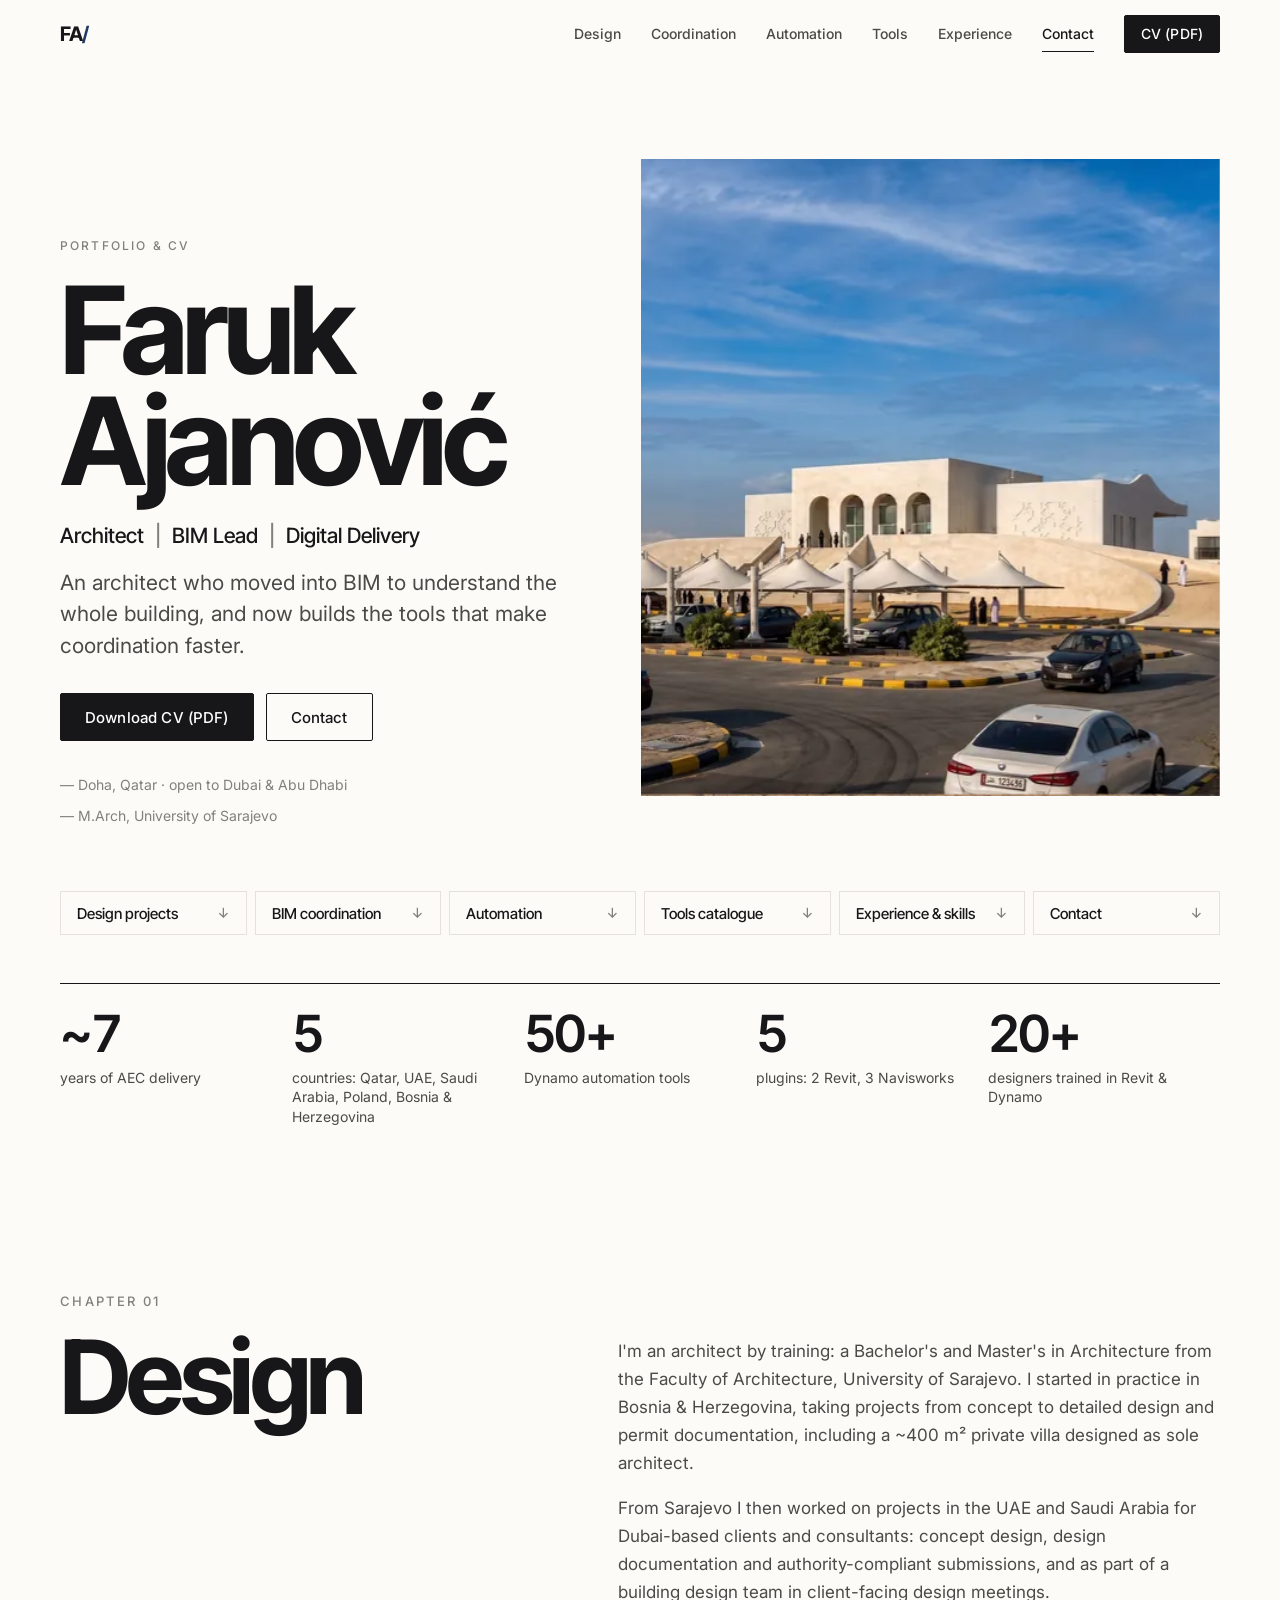
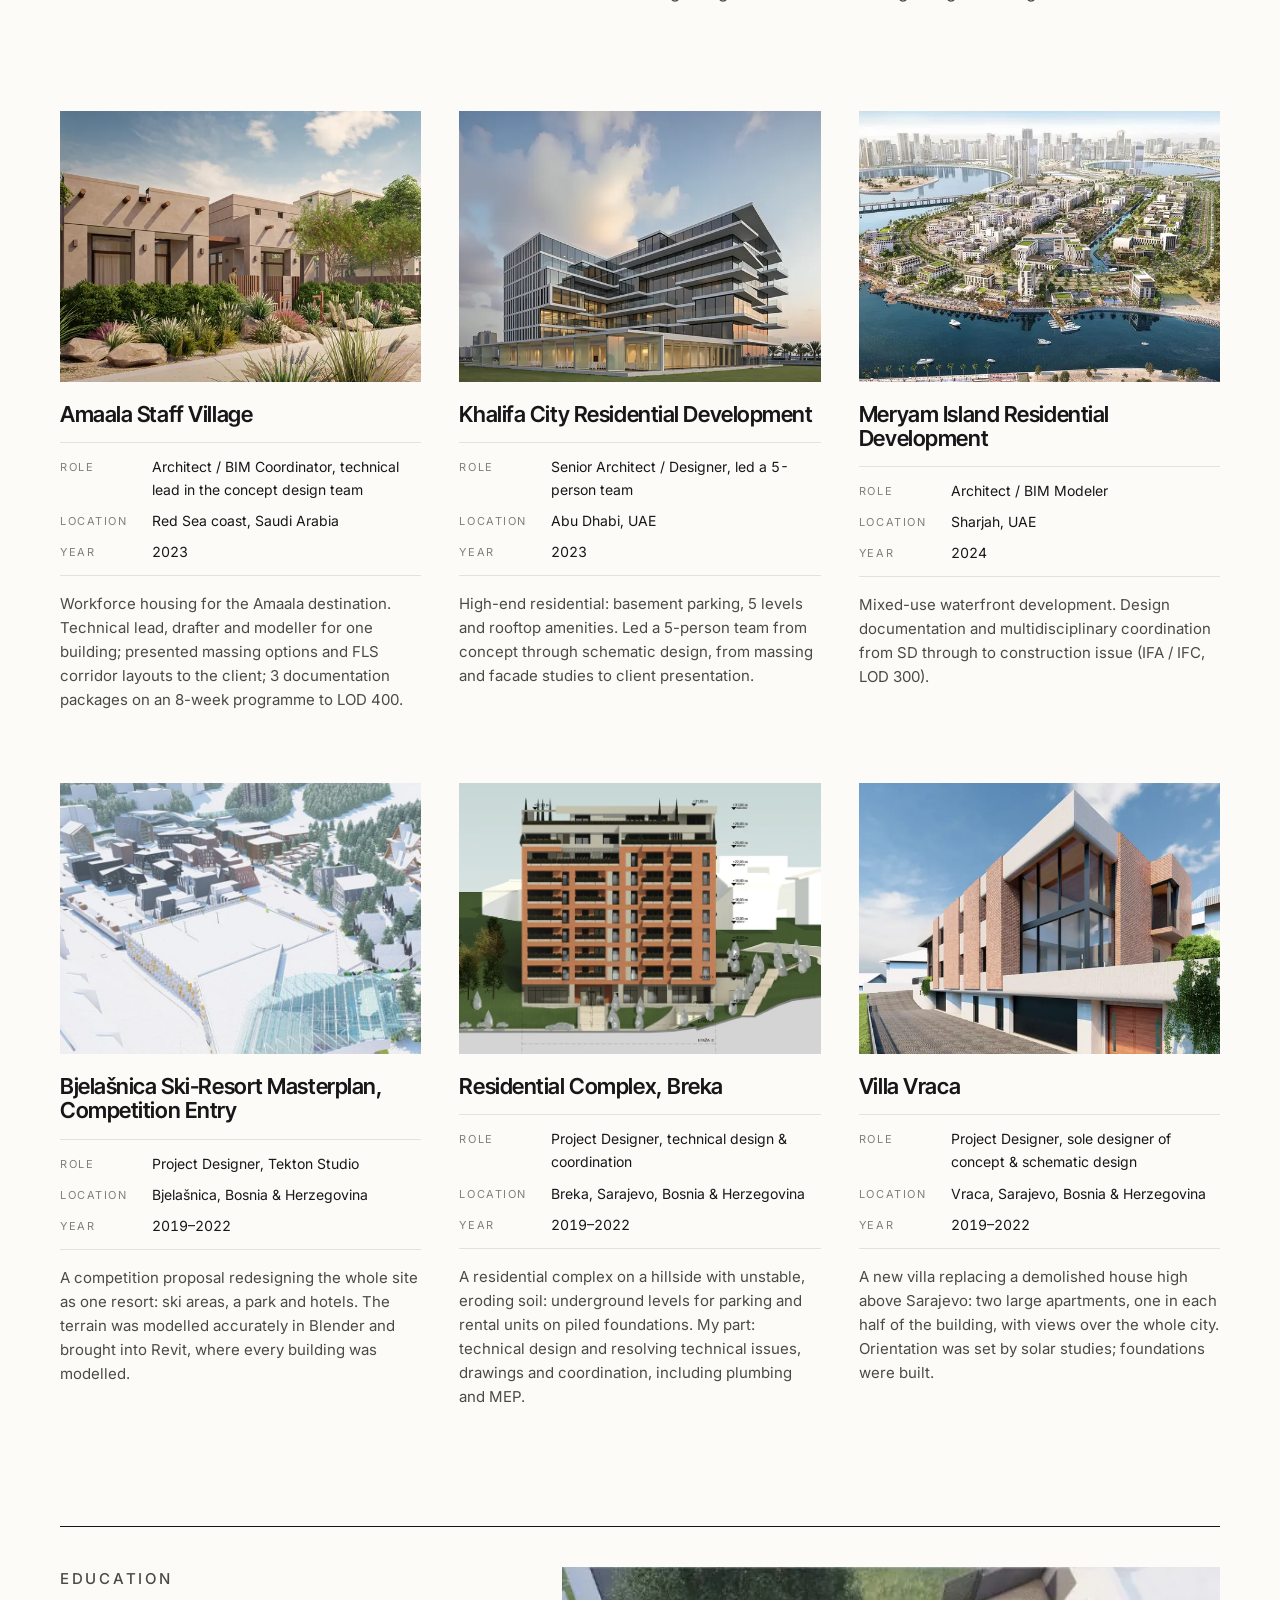
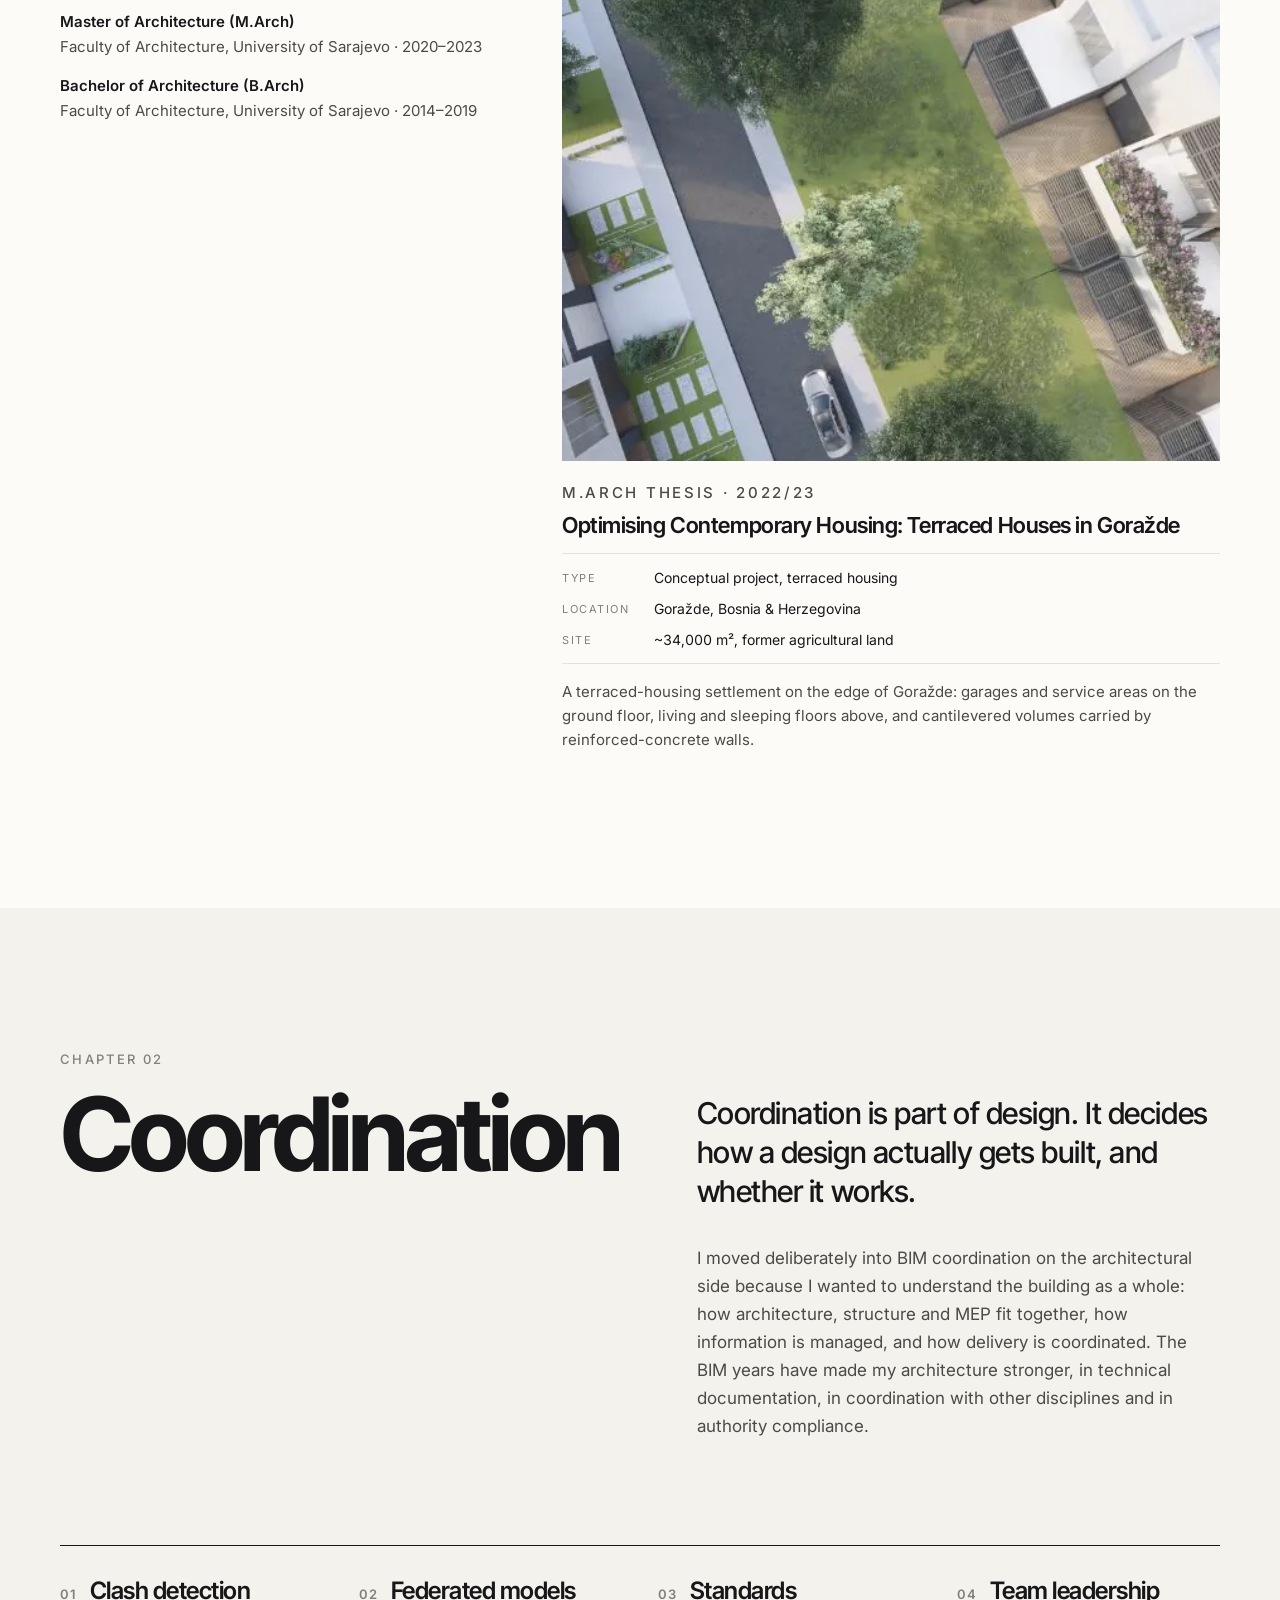
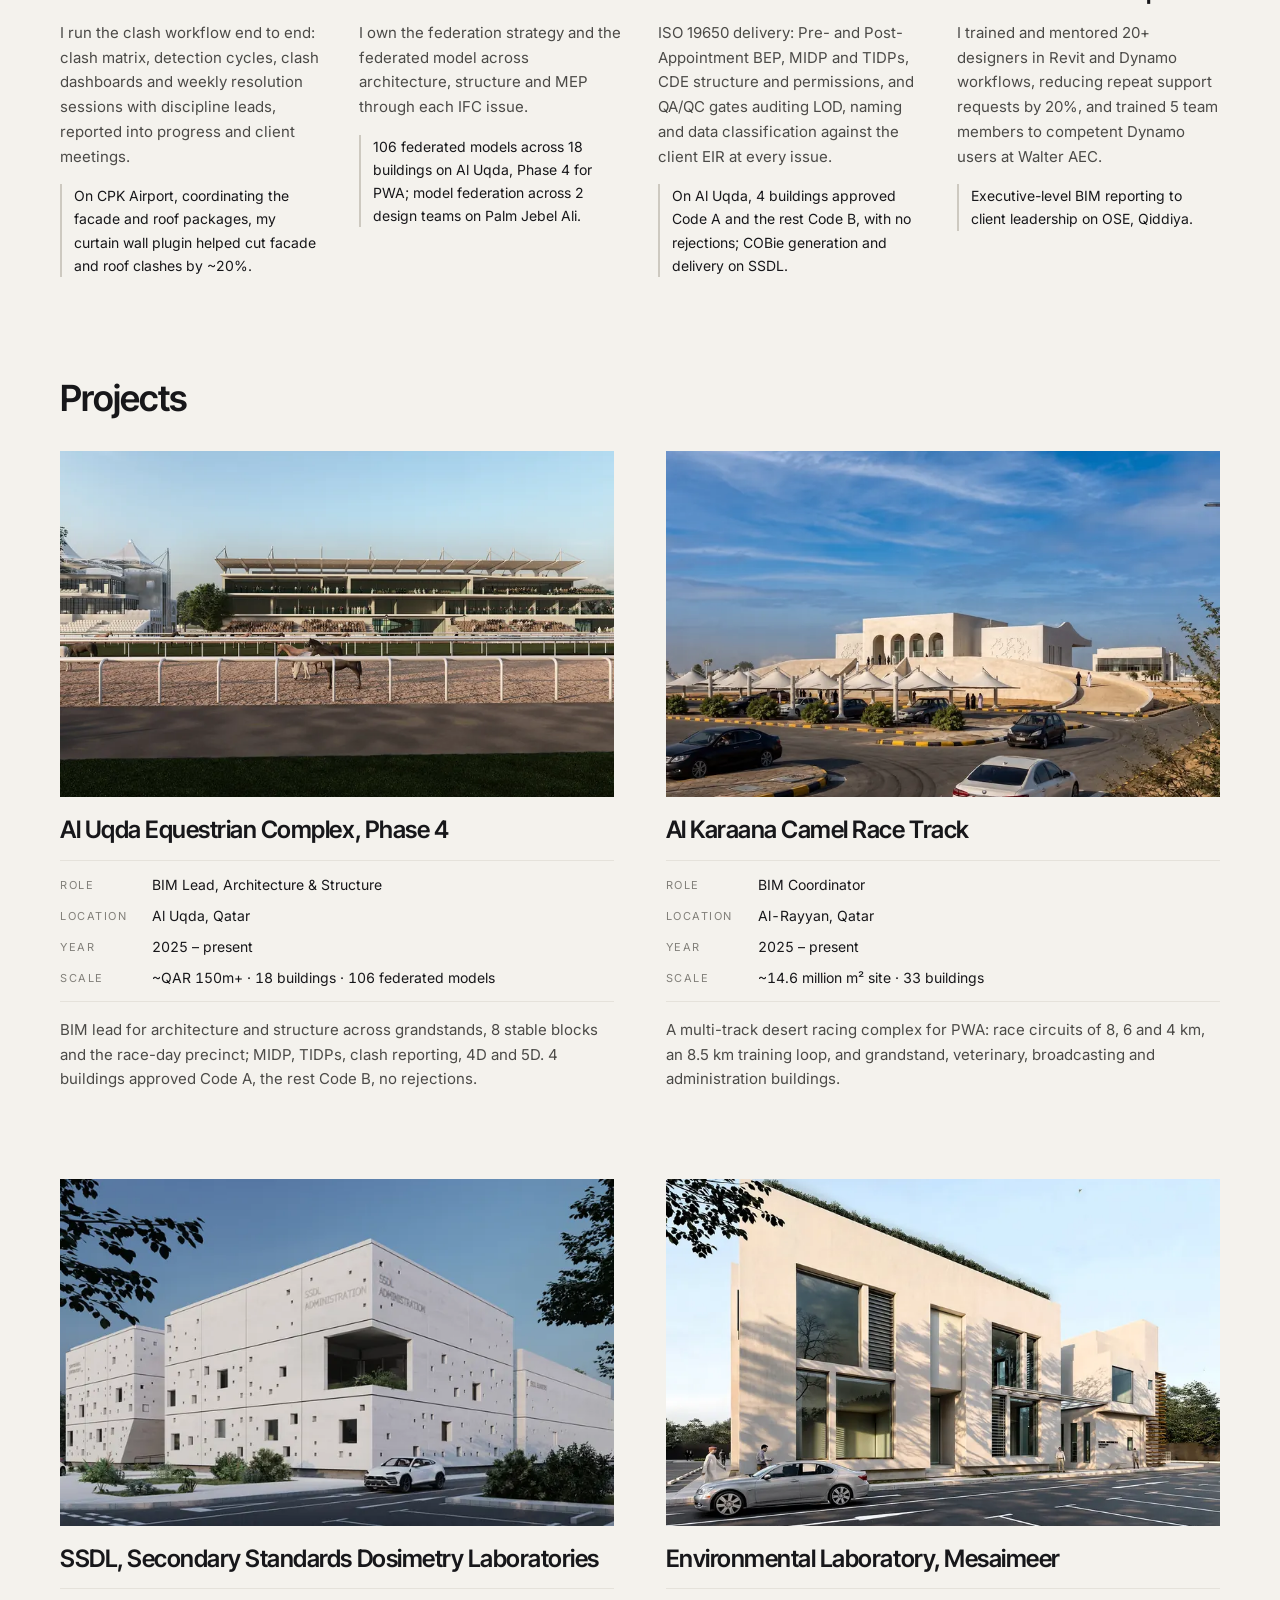
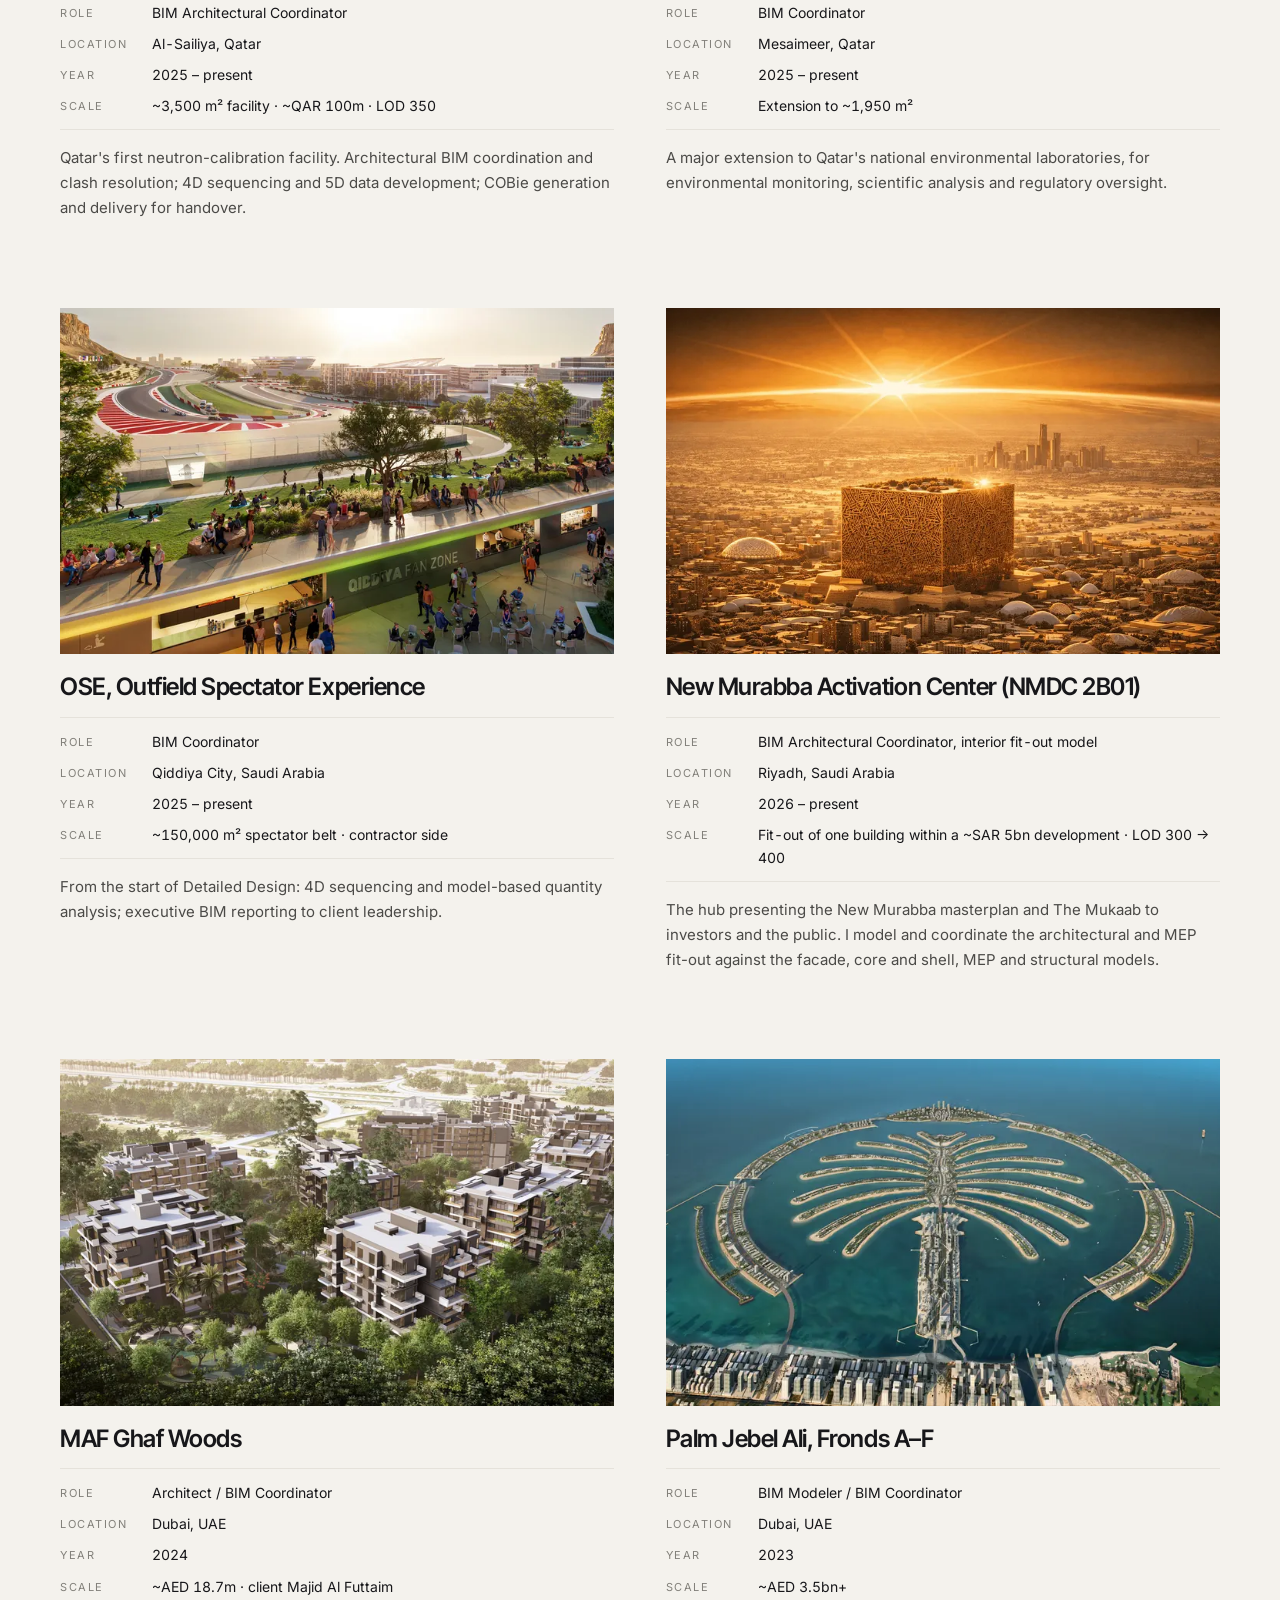
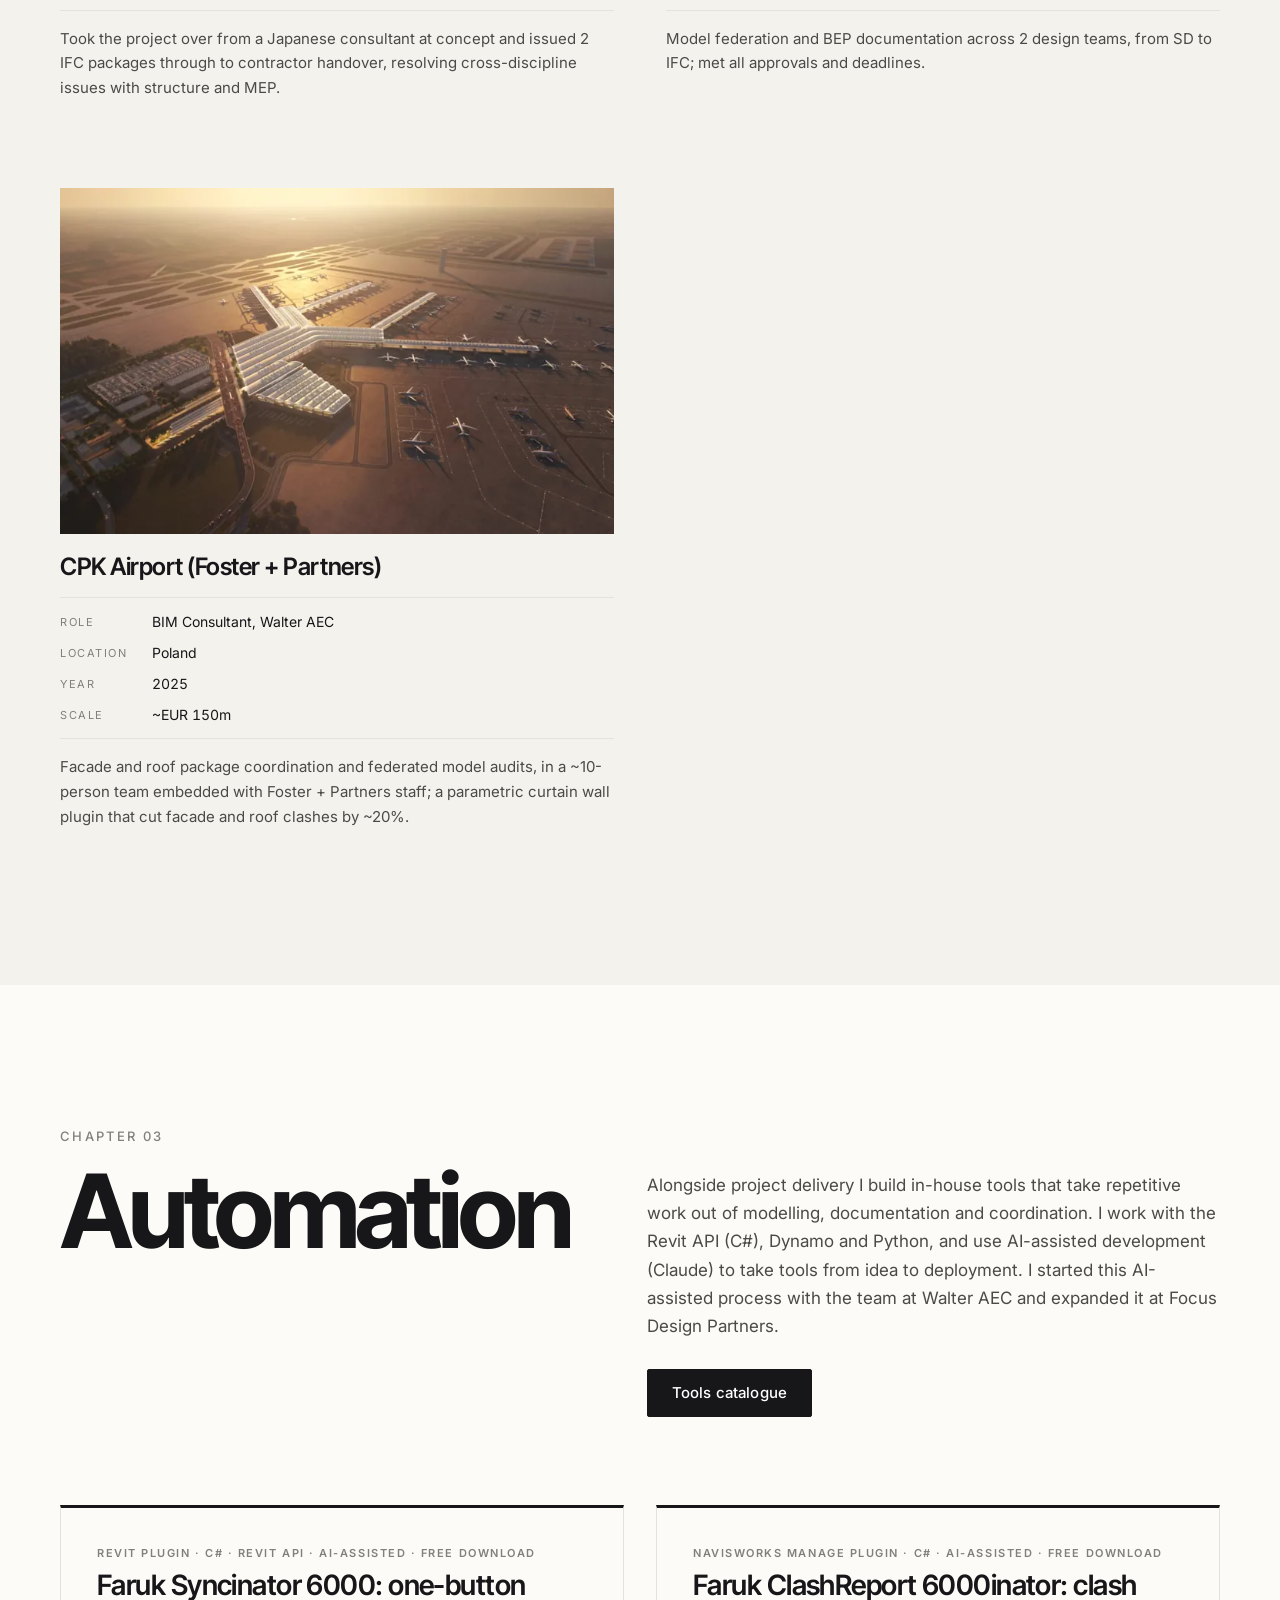
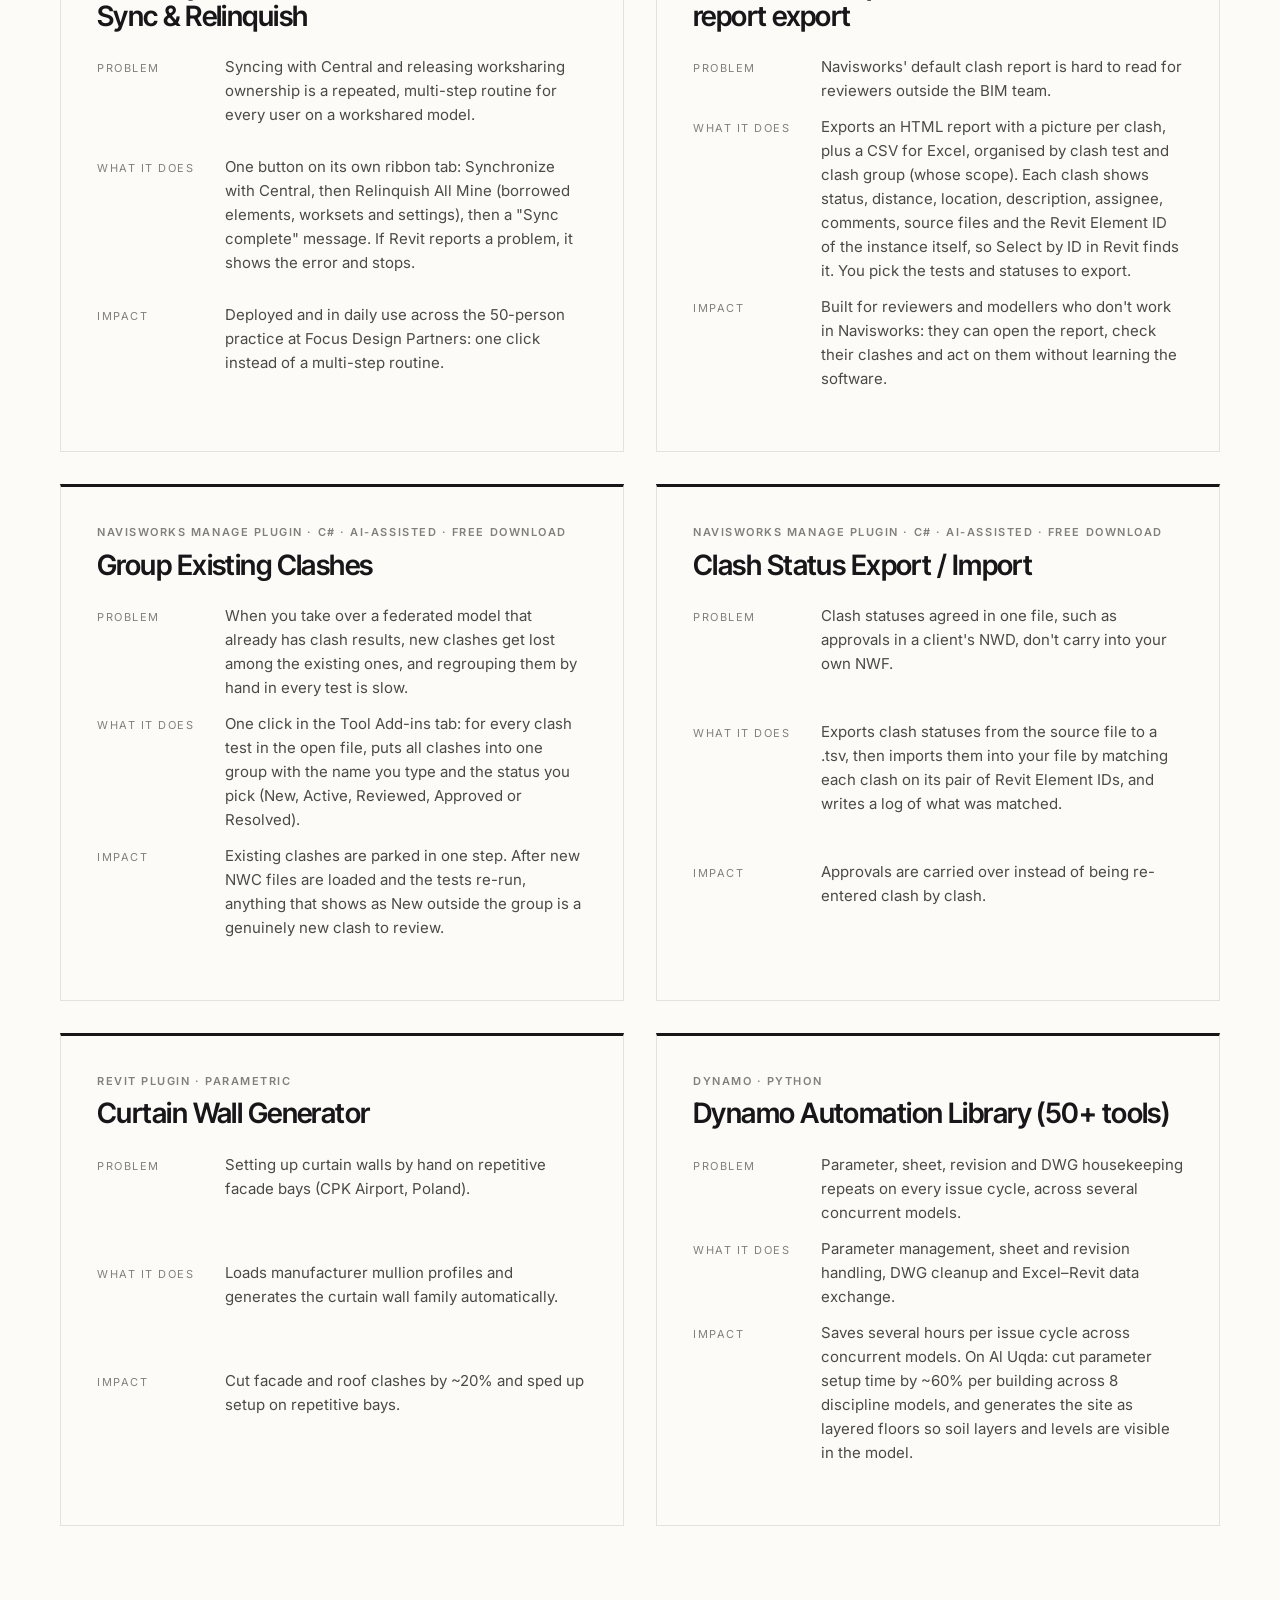
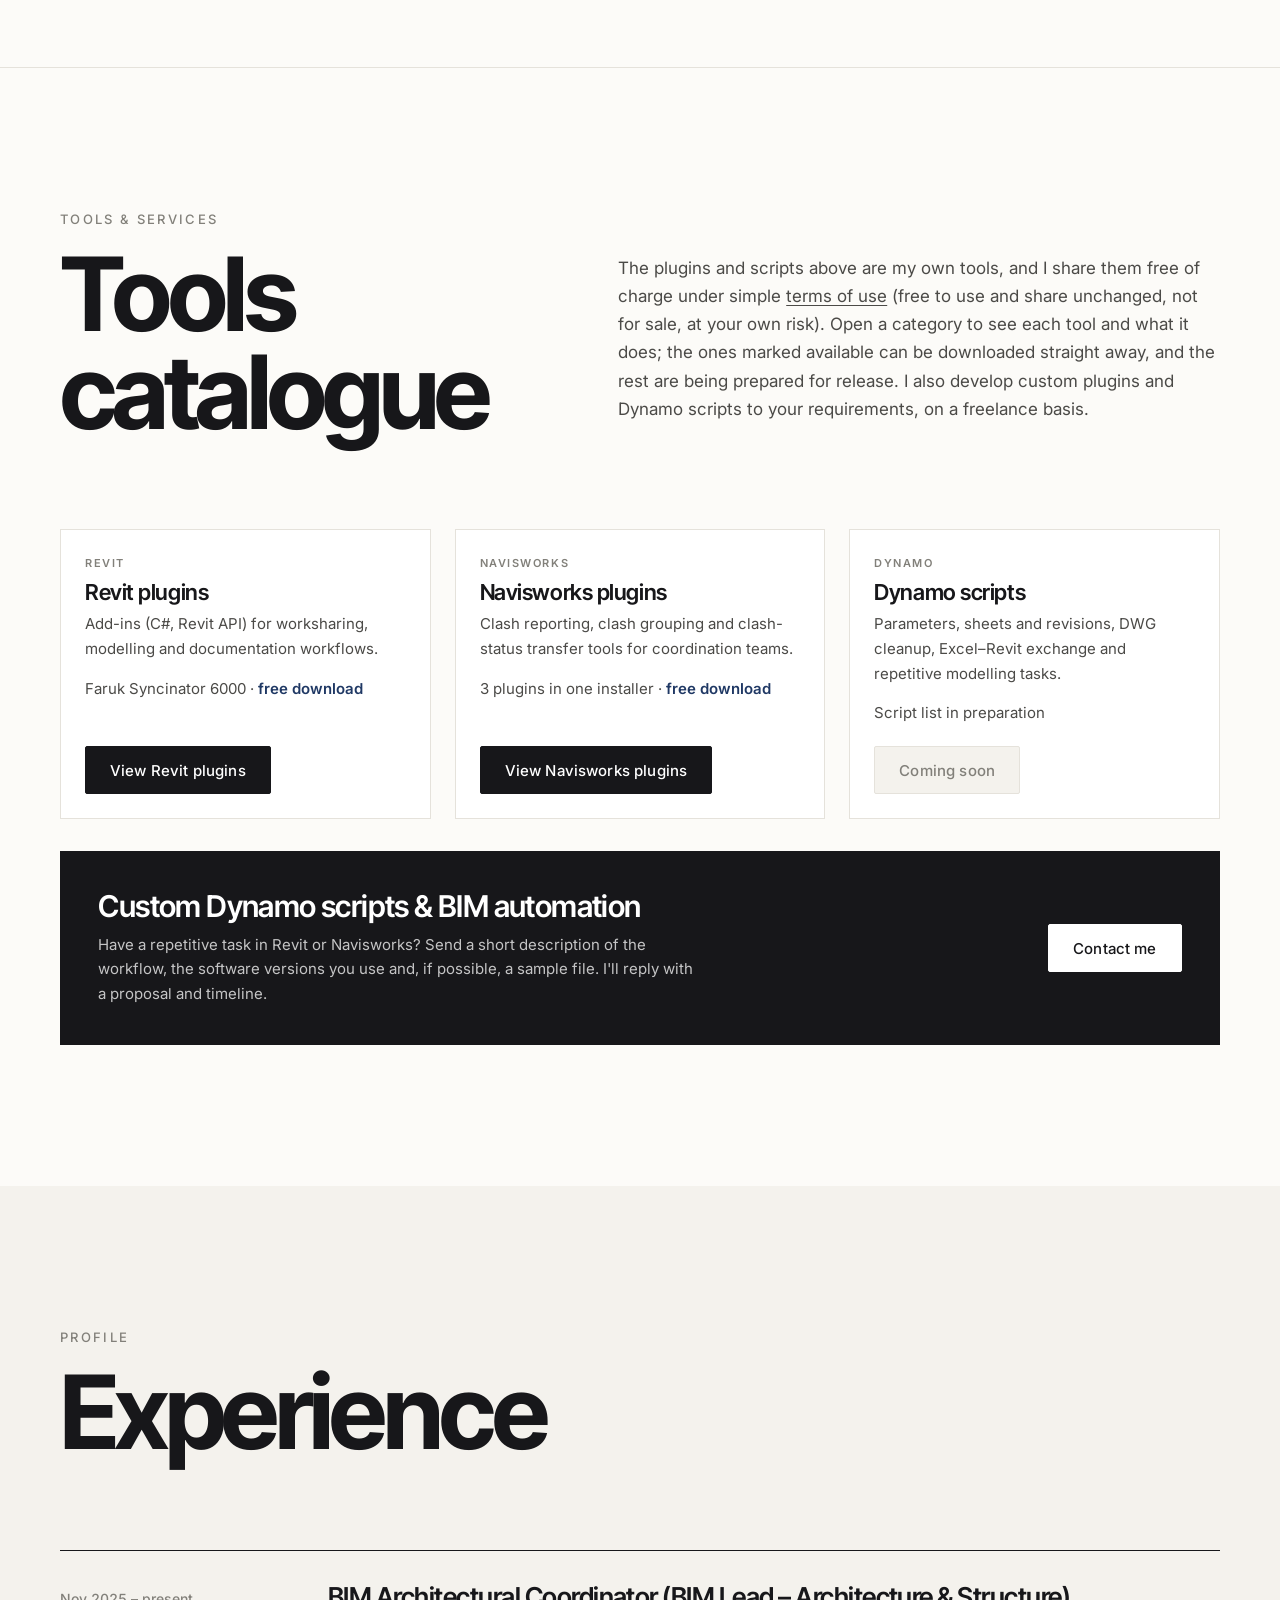
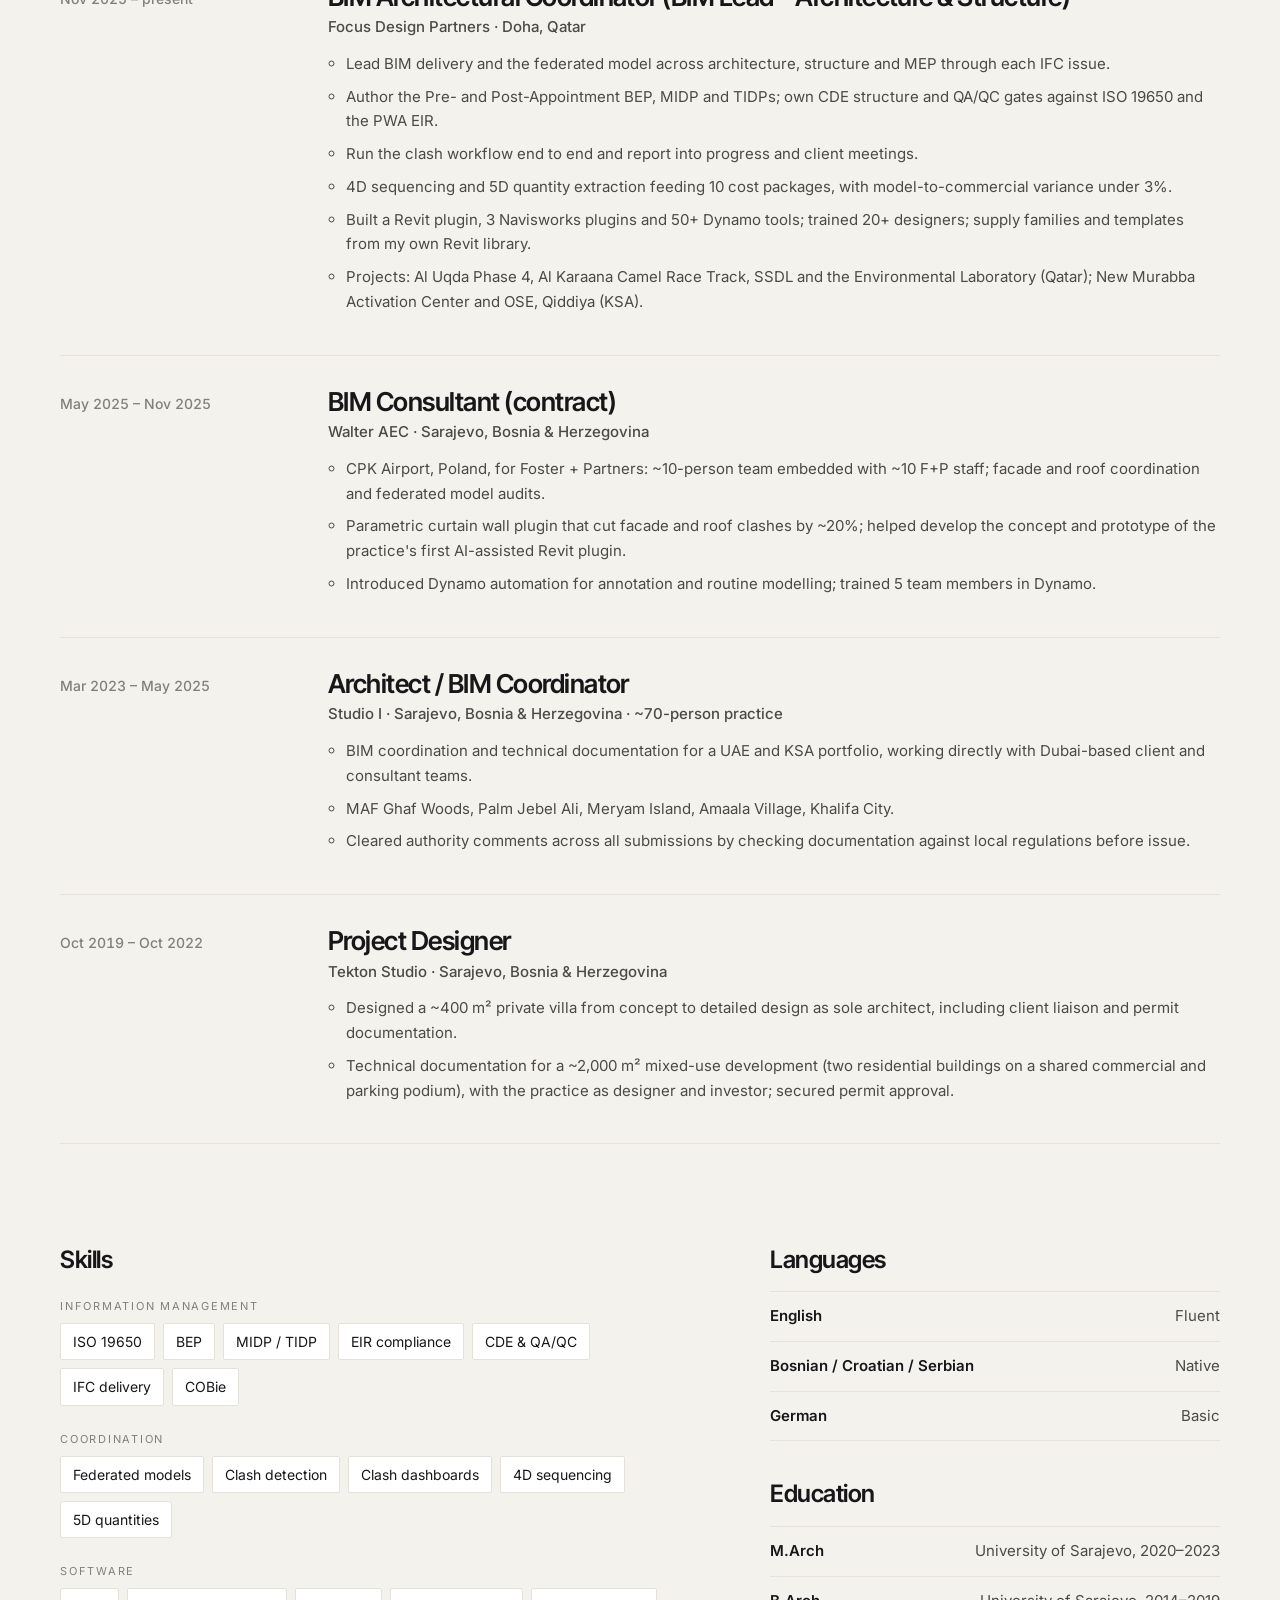
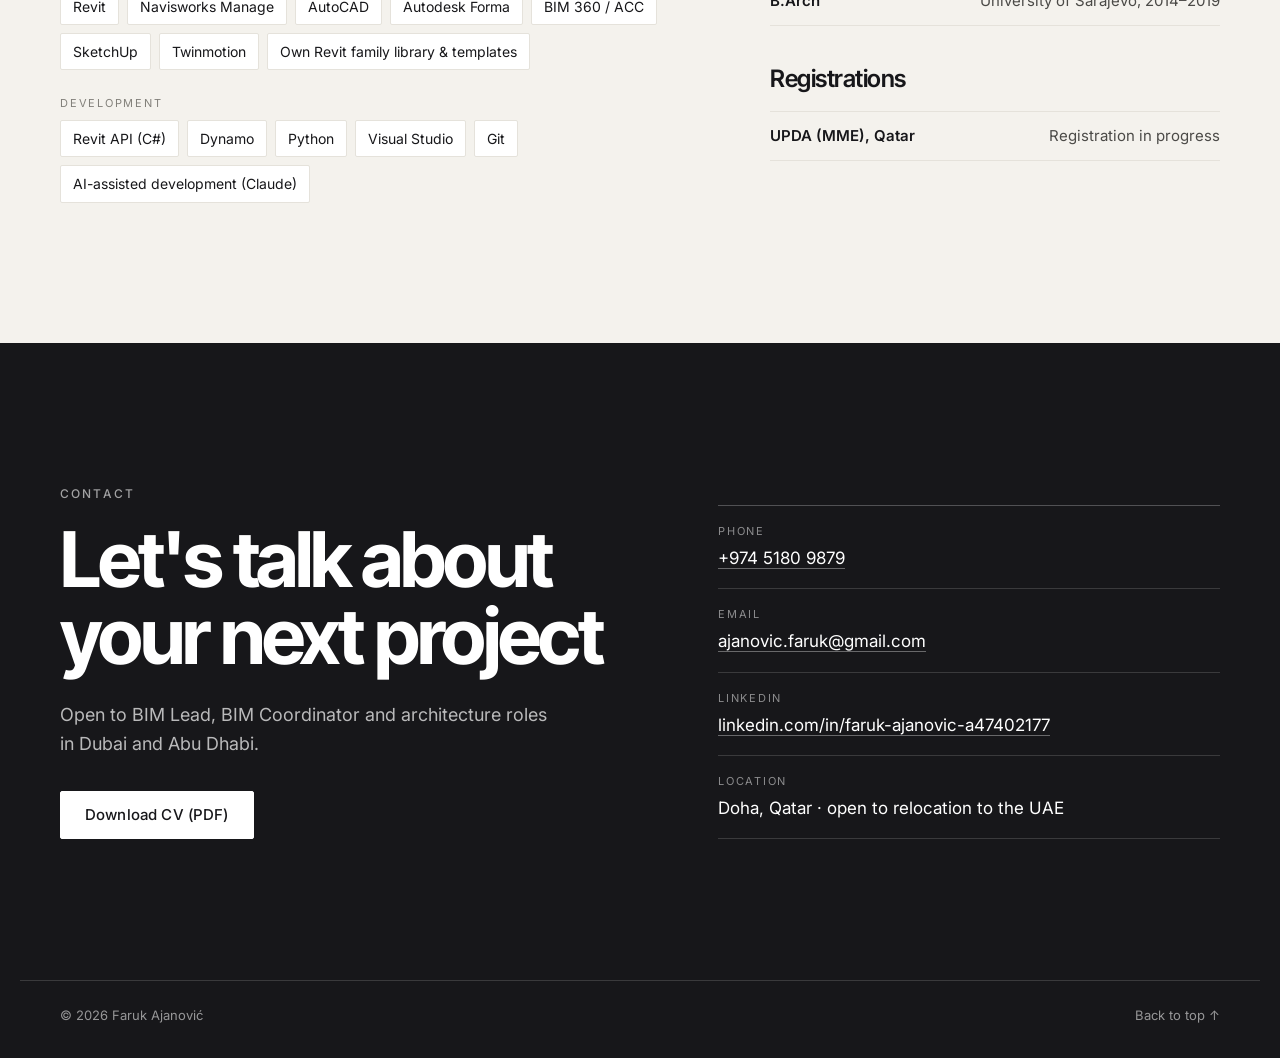
<file: index.html>
<!doctype html>
<html lang="en">
<head>
<meta charset="utf-8">
<meta name="viewport" content="width=device-width, initial-scale=1">
<title>Faruk Ajanović | Architect, BIM Lead, Digital Delivery</title>
<meta name="description" content="Faruk Ajanović: architect (M.Arch) and BIM Lead in Doha, Qatar. Architectural design, BIM coordination to ISO 19650, and Revit, Dynamo and Navisworks automation. Open to roles in Dubai and Abu Dhabi.">
<meta name="author" content="Faruk Ajanović">
<meta name="theme-color" content="#fcfbf8">
<link rel="canonical" href="https://zobimaru91.github.io/">
<link rel="icon" href="assets/img/favicon.svg" type="image/svg+xml">

<!-- Open Graph / social preview (OG needs absolute URLs; update if you add a custom domain) -->
<meta property="og:type" content="profile">
<meta property="og:title" content="Faruk Ajanović | Architect, BIM Lead, Digital Delivery">
<meta property="og:description" content="Architect and BIM Lead: design, coordination and the tools that make delivery faster. Portfolio and CV.">
<meta property="og:url" content="https://zobimaru91.github.io/">
<meta property="og:image" content="https://zobimaru91.github.io/assets/img/og-image.jpg">
<meta property="og:image:width" content="1200">
<meta property="og:image:height" content="630">
<meta property="profile:first_name" content="Faruk">
<meta property="profile:last_name" content="Ajanović">
<meta name="twitter:card" content="summary_large_image">

<link rel="preconnect" href="https://fonts.googleapis.com">
<link rel="preconnect" href="https://fonts.gstatic.com" crossorigin>
<link href="https://fonts.googleapis.com/css2?family=Inter:wght@400;500;600&family=Inter+Tight:wght@500;600;700&display=swap" rel="stylesheet">
<link rel="stylesheet" href="assets/css/style.css?v=20261124-4">
<link rel="preload" as="image" href="assets/img/uqda-1-1600.webp" imagesrcset="assets/img/uqda-1-800.webp 800w, assets/img/uqda-1-1600.webp 1600w" imagesizes="(min-width: 900px) 55vw, 100vw">

<script type="application/ld+json">
{
  "@context": "https://schema.org",
  "@type": "Person",
  "name": "Faruk Ajanović",
  "jobTitle": "Architect and BIM Lead",
  "url": "https://zobimaru91.github.io/",
  "image": "https://zobimaru91.github.io/assets/img/faruk-ajanovic.webp",
  "address": { "@type": "PostalAddress", "addressLocality": "Doha", "addressCountry": "QA" },
  "alumniOf": { "@type": "CollegeOrUniversity", "name": "University of Sarajevo, Faculty of Architecture" },
  "worksFor": { "@type": "Organization", "name": "Focus Design Partners" },
  "knowsAbout": ["Architecture", "BIM", "ISO 19650", "Autodesk Revit", "Navisworks", "Dynamo", "Revit API"],
  "sameAs": ["https://www.linkedin.com/in/faruk-ajanovic-a47402177"]
}
</script>
<script>document.documentElement.classList.add('js')</script>
</head>
<body>

<a class="skip" href="#main">Skip to content</a>

<header class="nav" id="top">
  <div class="wrap nav__inner">
    <a class="nav__brand" href="#top" aria-label="Faruk Ajanović, back to top">FA<span>/</span></a>
    <button class="nav__toggle" aria-expanded="false" aria-controls="nav-links">Menu</button>
    <nav id="nav-links" class="nav__links" aria-label="Main">
      <a href="#design">Design</a>
      <a href="#coordination">Coordination</a>
      <a href="#automation">Automation</a>
      <a href="#downloads">Tools</a>
      <a href="#experience">Experience</a>
      <a href="#contact">Contact</a>
      <a class="btn btn--small" href="assets/cv/Faruk-Ajanovic-CV.pdf" download>CV (PDF)</a>
    </nav>
  </div>
</header>

<main id="main">

<!-- ============ HERO ============ -->
<section class="hero">
  <div class="wrap hero__grid">
    <div class="hero__text">
      <p class="kicker">Portfolio &amp; CV</p>
      <h1 class="hero__name">Faruk<br>Ajanović</h1>
      <p class="hero__role">Architect <span>|</span> BIM Lead <span>|</span> Digital Delivery</p>
      <p class="hero__lead">An architect who moved into BIM to understand the whole building, and now builds the tools that make coordination faster.</p>
      <div class="hero__cta">
        <a class="btn" href="assets/cv/Faruk-Ajanovic-CV.pdf" download>Download CV (PDF)</a>
        <a class="btn btn--ghost" href="#contact">Contact</a>
      </div>
      <ul class="hero__meta">
        <li>Doha, Qatar · open to Dubai &amp; Abu Dhabi</li>
        <li>M.Arch, University of Sarajevo</li>
      </ul>
    </div>
    <!-- Hero slideshow: one image per project, slides every 3 s (list of slides in assets/js/main.js) -->
    <figure class="hero__media" data-slideshow>
      <div class="hero__frame">
        <img class="hero__slide is-active" src="assets/img/uqda-1-1600.webp" srcset="assets/img/uqda-1-800.webp 800w, assets/img/uqda-1-1600.webp 1600w" sizes="(min-width: 900px) 55vw, 100vw" width="1536" height="1024" alt="Rendering of the new grandstand at Al Uqda Equestrian Complex, Qatar" fetchpriority="high">
      </div>
      <figcaption aria-live="off">Al Uqda Equestrian Complex, Phase 4 · Qatar · BIM Lead</figcaption>
    </figure>
  </div>

  <div class="wrap">
    <nav class="quick" aria-label="Jump to a section">
      <a href="#design">Design projects<span aria-hidden="true">↓</span></a>
      <a href="#coordination">BIM coordination<span aria-hidden="true">↓</span></a>
      <a href="#automation">Automation<span aria-hidden="true">↓</span></a>
      <a href="#downloads">Tools catalogue<span aria-hidden="true">↓</span></a>
      <a href="#experience">Experience &amp; skills<span aria-hidden="true">↓</span></a>
      <a href="#contact">Contact<span aria-hidden="true">↓</span></a>
    </nav>
    <ul class="stats reveal">
      <li><strong>~7</strong><span>years of AEC delivery</span></li>
      <li><strong>5</strong><span>countries: Qatar, UAE, Saudi Arabia, Poland, Bosnia &amp; Herzegovina</span></li>
      <li><strong>50+</strong><span>Dynamo automation tools</span></li>
      <li><strong>5</strong><span>plugins: 2 Revit, 3 Navisworks</span></li>
      <li><strong>20+</strong><span>designers trained in Revit &amp; Dynamo</span></li>
    </ul>
  </div>
</section>

<!-- ============ CHAPTER 1: DESIGN ============ -->
<section class="chapter" id="design" aria-labelledby="design-title">
  <div class="wrap">
    <header class="chapter__head reveal">
      <p class="chapter__no">Chapter 01</p>
      <h2 id="design-title">Design</h2>
      <div class="chapter__intro">
        <p>I'm an architect by training: a Bachelor's and Master's in Architecture from the Faculty of Architecture, University of Sarajevo. I started in practice in Bosnia &amp; Herzegovina, taking projects from concept to detailed design and permit documentation, including a ~400 m² private villa designed as sole architect.</p>
        <p>From Sarajevo I then worked on projects in the UAE and Saudi Arabia for Dubai-based clients and consultants: concept design, design documentation and authority-compliant submissions, and as part of a building design team in client-facing design meetings.</p>
      </div>
    </header>

    <div class="cards">
      <article class="card reveal" data-project="amaala">
        <div class="card__img"><img src="assets/img/amaala-2-800.webp" srcset="assets/img/amaala-2-800.webp 800w, assets/img/amaala-2-1600.webp 1600w" sizes="(min-width: 1000px) 33vw, (min-width: 640px) 50vw, 100vw" width="800" height="450" loading="lazy" decoding="async" alt="Rendering of two-bedroom staff housing at Amaala Staff Village"></div>
        <div class="card__body">
          <h3>Amaala Staff Village</h3>
          <dl class="meta"><dt>Role</dt><dd>Architect / BIM Coordinator, technical lead in the concept design team</dd><dt>Location</dt><dd>Red Sea coast, Saudi Arabia</dd><dt>Year</dt><dd>2023</dd></dl>
          <p>Workforce housing for the Amaala destination. Technical lead, drafter and modeller for one building; presented massing options and FLS corridor layouts to the client; 3 documentation packages on an 8-week programme to LOD 400.</p>
        </div>
      </article>

      <article class="card reveal" data-project="khalifa">
        <div class="card__img"><img src="assets/img/khalifa-1-800.webp" srcset="assets/img/khalifa-1-800.webp 800w, assets/img/khalifa-1-1600.webp 1600w" sizes="(min-width: 1000px) 33vw, (min-width: 640px) 50vw, 100vw" width="800" height="450" loading="lazy" decoding="async" alt="Concept rendering of a mid-rise residential building in Khalifa City, Abu Dhabi"></div>
        <div class="card__body">
          <h3>Khalifa City Residential Development</h3>
          <dl class="meta"><dt>Role</dt><dd>Senior Architect / Designer, led a 5-person team</dd><dt>Location</dt><dd>Abu Dhabi, UAE</dd><dt>Year</dt><dd>2023</dd></dl>
          <p>High-end residential: basement parking, 5 levels and rooftop amenities. Led a 5-person team from concept through schematic design, from massing and facade studies to client presentation.</p>
        </div>
      </article>

      <article class="card reveal" data-project="meryam">
        <div class="card__img"><img src="assets/img/meryam-1-800.webp" srcset="assets/img/meryam-1-800.webp 800w, assets/img/meryam-1-1600.webp 1600w" sizes="(min-width: 1000px) 33vw, (min-width: 640px) 50vw, 100vw" width="800" height="450" loading="lazy" decoding="async" alt="Aerial rendering of the Meryam Island waterfront development"></div>
        <div class="card__body">
          <h3>Meryam Island Residential Development</h3>
          <dl class="meta"><dt>Role</dt><dd>Architect / BIM Modeler</dd><dt>Location</dt><dd>Sharjah, UAE</dd><dt>Year</dt><dd>2024</dd></dl>
          <p>Mixed-use waterfront development. Design documentation and multidisciplinary coordination from SD through to construction issue (IFA / IFC, LOD 300).</p>
        </div>
      </article>

      <article class="card reveal" data-project="bjelasnica">
        <div class="card__img"><img src="assets/img/bjelasnica-1-800.webp" srcset="assets/img/bjelasnica-1-800.webp 800w, assets/img/bjelasnica-1-1600.webp 1250w" sizes="(min-width: 1000px) 33vw, (min-width: 640px) 50vw, 100vw" width="800" height="1102" loading="lazy" decoding="async" alt="Aerial rendering of the ski-resort village on Bjelašnica in winter"></div>
        <div class="card__body">
          <h3>Bjelašnica Ski-Resort Masterplan, Competition Entry</h3>
          <dl class="meta"><dt>Role</dt><dd>Project Designer, Tekton Studio</dd><dt>Location</dt><dd>Bjelašnica, Bosnia &amp; Herzegovina</dd><dt>Year</dt><dd>2019–2022</dd></dl>
          <p>A competition proposal redesigning the whole site as one resort: ski areas, a park and hotels. The terrain was modelled accurately in Blender and brought into Revit, where every building was modelled.</p>
        </div>
      </article>

      <article class="card reveal" data-project="breka">
        <div class="card__img"><img src="assets/img/breka-1-800.webp" srcset="assets/img/breka-1-800.webp 800w, assets/img/breka-1-1600.webp 1600w" sizes="(min-width: 1000px) 33vw, (min-width: 640px) 50vw, 100vw" width="800" height="795" loading="lazy" decoding="async" alt="Front elevation of a brick residential building in Breka, Sarajevo"></div>
        <div class="card__body">
          <h3>Residential Complex, Breka</h3>
          <dl class="meta"><dt>Role</dt><dd>Project Designer, technical design &amp; coordination</dd><dt>Location</dt><dd>Breka, Sarajevo, Bosnia &amp; Herzegovina</dd><dt>Year</dt><dd>2019–2022</dd></dl>
          <p>A residential complex on a hillside with unstable, eroding soil: underground levels for parking and rental units on piled foundations. My part: technical design and resolving technical issues, drawings and coordination, including plumbing and MEP.</p>
        </div>
      </article>

      <article class="card reveal" data-project="vrace">
        <div class="card__img"><img src="assets/img/vrace-1-800.webp" srcset="assets/img/vrace-1-800.webp 800w, assets/img/vrace-1-1600.webp 1600w" sizes="(min-width: 1000px) 33vw, (min-width: 640px) 50vw, 100vw" width="800" height="447" loading="lazy" decoding="async" alt="Rendering of Villa Vraca, a brick and glass villa on a hillside in Sarajevo"></div>
        <div class="card__body">
          <h3>Villa Vraca</h3>
          <dl class="meta"><dt>Role</dt><dd>Project Designer, sole designer of concept &amp; schematic design</dd><dt>Location</dt><dd>Vraca, Sarajevo, Bosnia &amp; Herzegovina</dd><dt>Year</dt><dd>2019–2022</dd></dl>
          <p>A new villa replacing a demolished house high above Sarajevo: two large apartments, one in each half of the building, with views over the whole city. Orientation was set by solar studies; foundations were built.</p>
        </div>
      </article>
    </div>

    <aside class="edu reveal" aria-label="Education">
      <div>
        <p class="kicker">Education</p>
        <p><strong>Master of Architecture (M.Arch)</strong><br>Faculty of Architecture, University of Sarajevo · 2020–2023</p>
        <p><strong>Bachelor of Architecture (B.Arch)</strong><br>Faculty of Architecture, University of Sarajevo · 2014–2019</p>
      </div>
      <article class="card thesis" data-project="thesis">
        <div class="card__img"><img src="assets/img/thesis-3-800.webp" srcset="assets/img/thesis-3-800.webp 692w" sizes="(min-width: 900px) 40vw, 100vw" width="692" height="392" loading="lazy" decoding="async" alt="Aerial rendering of terraced houses with roof terraces and pergolas, M.Arch thesis"></div>
        <div class="card__body">
          <p class="kicker">M.Arch thesis · 2022/23</p>
          <h3>Optimising Contemporary Housing: Terraced Houses in Goražde</h3>
          <dl class="meta"><dt>Type</dt><dd>Conceptual project, terraced housing</dd><dt>Location</dt><dd>Goražde, Bosnia &amp; Herzegovina</dd><dt>Site</dt><dd>~34,000 m², former agricultural land</dd></dl>
          <p>A terraced-housing settlement on the edge of Goražde: garages and service areas on the ground floor, living and sleeping floors above, and cantilevered volumes carried by reinforced-concrete walls.</p>
        </div>
      </article>
    </aside>
  </div>
</section>

<!-- ============ CHAPTER 2: COORDINATION ============ -->
<section class="chapter chapter--tint" id="coordination" aria-labelledby="coord-title">
  <div class="wrap">
    <header class="chapter__head reveal">
      <p class="chapter__no">Chapter 02</p>
      <h2 id="coord-title">Coordination</h2>
      <div class="chapter__intro">
        <p class="pull">Coordination is part of design. It decides how a design actually gets built, and whether it works.</p>
        <p>I moved deliberately into BIM coordination on the architectural side because I wanted to understand the building as a whole: how architecture, structure and MEP fit together, how information is managed, and how delivery is coordinated. The BIM years have made my architecture stronger, in technical documentation, in coordination with other disciplines and in authority compliance.</p>
      </div>
    </header>

    <div class="themes">
      <article class="theme reveal">
        <h3><span>01</span>Clash detection</h3>
        <p>I run the clash workflow end to end: clash matrix, detection cycles, clash dashboards and weekly resolution sessions with discipline leads, reported into progress and client meetings.</p>
        <p class="theme__eg">On CPK Airport, coordinating the facade and roof packages, my curtain wall plugin helped cut facade and roof clashes by ~20%.</p>
      </article>
      <article class="theme reveal">
        <h3><span>02</span>Federated models</h3>
        <p>I own the federation strategy and the federated model across architecture, structure and MEP through each IFC issue.</p>
        <p class="theme__eg">106 federated models across 18 buildings on Al Uqda, Phase 4 for PWA; model federation across 2 design teams on Palm Jebel Ali.</p>
      </article>
      <article class="theme reveal">
        <h3><span>03</span>Standards</h3>
        <p>ISO 19650 delivery: Pre- and Post-Appointment BEP, MIDP and TIDPs, CDE structure and permissions, and QA/QC gates auditing LOD, naming and data classification against the client EIR at every issue.</p>
        <p class="theme__eg">On Al Uqda, 4 buildings approved Code A and the rest Code B, with no rejections; COBie generation and delivery on SSDL.</p>
      </article>
      <article class="theme reveal">
        <h3><span>04</span>Team leadership</h3>
        <p>I trained and mentored 20+ designers in Revit and Dynamo workflows, reducing repeat support requests by 20%, and trained 5 team members to competent Dynamo users at Walter AEC.</p>
        <p class="theme__eg">Executive-level BIM reporting to client leadership on OSE, Qiddiya.</p>
      </article>
    </div>

    <h3 class="subhead reveal">Projects</h3>
    <div class="projects">
      <article class="project reveal" data-project="uqda">
        <div class="project__img"><img src="assets/img/uqda-2-800.webp" srcset="assets/img/uqda-2-800.webp 800w, assets/img/uqda-2-1600.webp 1600w" sizes="(min-width: 900px) 50vw, 100vw" width="800" height="533" loading="lazy" decoding="async" alt="Rendering of the grandstand and racetrack at Al Uqda Equestrian Complex"></div>
        <div class="project__body">
          <h4>Al Uqda Equestrian Complex, Phase 4</h4>
          <dl class="meta"><dt>Role</dt><dd>BIM Lead, Architecture &amp; Structure</dd><dt>Location</dt><dd>Al Uqda, Qatar</dd><dt>Year</dt><dd>2025 – present</dd><dt>Scale</dt><dd>~QAR 150m+ · 18 buildings · 106 federated models</dd></dl>
          <p>BIM lead for architecture and structure across grandstands, 8 stable blocks and the race-day precinct; MIDP, TIDPs, clash reporting, 4D and 5D. 4 buildings approved Code A, the rest Code B, no rejections.</p>
        </div>
      </article>
      <article class="project reveal" data-project="karaana">
        <div class="project__img"><img src="assets/img/karaana-1-800.webp" srcset="assets/img/karaana-1-800.webp 800w, assets/img/karaana-1-1600.webp 1536w" sizes="(min-width: 900px) 50vw, 100vw" width="800" height="533" loading="lazy" decoding="async" alt="Grandstand building at the Al Karaana Camel Race Track, Qatar"></div>
        <div class="project__body">
          <h4>Al Karaana Camel Race Track</h4>
          <dl class="meta"><dt>Role</dt><dd>BIM Coordinator</dd><dt>Location</dt><dd>Al-Rayyan, Qatar</dd><dt>Year</dt><dd>2025 – present</dd><dt>Scale</dt><dd>~14.6 million m² site · 33 buildings</dd></dl>
          <p>A multi-track desert racing complex for PWA: race circuits of 8, 6 and 4 km, an 8.5 km training loop, and grandstand, veterinary, broadcasting and administration buildings.</p>
        </div>
      </article>
      <article class="project reveal" data-project="ssdl">
        <div class="project__img"><img src="assets/img/ssdl-1-800.webp" srcset="assets/img/ssdl-1-800.webp 800w, assets/img/ssdl-1-1600.webp 1600w" sizes="(min-width: 900px) 50vw, 100vw" width="800" height="450" loading="lazy" decoding="async" alt="Rendering of the Secondary Standards Dosimetry Laboratory, Qatar"></div>
        <div class="project__body">
          <h4>SSDL, Secondary Standards Dosimetry Laboratories</h4>
          <dl class="meta"><dt>Role</dt><dd>BIM Architectural Coordinator</dd><dt>Location</dt><dd>Al-Sailiya, Qatar</dd><dt>Year</dt><dd>2025 – present</dd><dt>Scale</dt><dd>~3,500 m² facility · ~QAR 100m · LOD 350</dd></dl>
          <p>Qatar's first neutron-calibration facility. Architectural BIM coordination and clash resolution; 4D sequencing and 5D data development; COBie generation and delivery for handover.</p>
        </div>
      </article>
      <article class="project reveal" data-project="envlab">
        <div class="project__img"><img src="assets/img/envlab-1-800.webp" srcset="assets/img/envlab-1-800.webp 800w, assets/img/envlab-1-1600.webp 1536w" sizes="(min-width: 900px) 50vw, 100vw" width="800" height="533" loading="lazy" decoding="async" alt="Rendering of the Environmental Laboratory extension in Mesaimeer, Qatar"></div>
        <div class="project__body">
          <h4>Environmental Laboratory, Mesaimeer</h4>
          <dl class="meta"><dt>Role</dt><dd>BIM Coordinator</dd><dt>Location</dt><dd>Mesaimeer, Qatar</dd><dt>Year</dt><dd>2025 – present</dd><dt>Scale</dt><dd>Extension to ~1,950 m²</dd></dl>
          <p>A major extension to Qatar's national environmental laboratories, for environmental monitoring, scientific analysis and regulatory oversight.</p>
        </div>
      </article>
      <article class="project reveal" data-project="ose">
        <div class="project__img"><img src="assets/img/ose-1-800.webp" srcset="assets/img/ose-1-800.webp 800w, assets/img/ose-1-1600.webp 1600w" sizes="(min-width: 900px) 50vw, 100vw" width="800" height="450" loading="lazy" decoding="async" alt="Rendering of the spectator belt along the Qiddiya motorsport track"></div>
        <div class="project__body">
          <h4>OSE, Outfield Spectator Experience</h4>
          <dl class="meta"><dt>Role</dt><dd>BIM Coordinator</dd><dt>Location</dt><dd>Qiddiya City, Saudi Arabia</dd><dt>Year</dt><dd>2025 – present</dd><dt>Scale</dt><dd>~150,000 m² spectator belt · contractor side</dd></dl>
          <p>From the start of Detailed Design: 4D sequencing and model-based quantity analysis; executive BIM reporting to client leadership.</p>
        </div>
      </article>
      <article class="project reveal" data-project="nmdc">
        <div class="project__img"><img src="assets/img/nmdc-1-800.webp" srcset="assets/img/nmdc-1-800.webp 800w, assets/img/nmdc-1-1600.webp 1536w" sizes="(min-width: 900px) 50vw, 100vw" width="800" height="533" loading="lazy" decoding="async" alt="Illustrative view of The Mukaab and New Murabba, Riyadh"></div>
        <div class="project__body">
          <h4>New Murabba Activation Center (NMDC 2B01)</h4>
          <dl class="meta"><dt>Role</dt><dd>BIM Architectural Coordinator, interior fit-out model</dd><dt>Location</dt><dd>Riyadh, Saudi Arabia</dd><dt>Year</dt><dd>2026 – present</dd><dt>Scale</dt><dd>Fit-out of one building within a ~SAR 5bn development · LOD 300 → 400</dd></dl>
          <p>The hub presenting the New Murabba masterplan and The Mukaab to investors and the public. I model and coordinate the architectural and MEP fit-out against the facade, core and shell, MEP and structural models.</p>
        </div>
      </article>
      <article class="project reveal" data-project="ghaf">
        <div class="project__img"><img src="assets/img/ghaf-1-800.webp" srcset="assets/img/ghaf-1-800.webp 800w, assets/img/ghaf-1-1600.webp 1600w" sizes="(min-width: 900px) 50vw, 100vw" width="800" height="450" loading="lazy" decoding="async" alt="Aerial rendering of the MAF Ghaf Woods residential community, Dubai"></div>
        <div class="project__body">
          <h4>MAF Ghaf Woods</h4>
          <dl class="meta"><dt>Role</dt><dd>Architect / BIM Coordinator</dd><dt>Location</dt><dd>Dubai, UAE</dd><dt>Year</dt><dd>2024</dd><dt>Scale</dt><dd>~AED 18.7m · client Majid Al Futtaim</dd></dl>
          <p>Took the project over from a Japanese consultant at concept and issued 2 IFC packages through to contractor handover, resolving cross-discipline issues with structure and MEP.</p>
        </div>
      </article>
      <article class="project reveal" data-project="pja">
        <div class="project__img"><img src="assets/img/pja-1-800.webp" srcset="assets/img/pja-1-800.webp 800w, assets/img/pja-1-1600.webp 1600w" sizes="(min-width: 900px) 50vw, 100vw" width="800" height="444" loading="lazy" decoding="async" alt="Aerial rendering of the Palm Jebel Ali masterplan"></div>
        <div class="project__body">
          <h4>Palm Jebel Ali, Fronds A–F</h4>
          <dl class="meta"><dt>Role</dt><dd>BIM Modeler / BIM Coordinator</dd><dt>Location</dt><dd>Dubai, UAE</dd><dt>Year</dt><dd>2023</dd><dt>Scale</dt><dd>~AED 3.5bn+</dd></dl>
          <p>Model federation and BEP documentation across 2 design teams, from SD to IFC; met all approvals and deadlines.</p>
        </div>
      </article>
      <article class="project reveal" data-project="cpk">
        <div class="project__img"><img src="assets/img/cpk-1-800.webp" srcset="assets/img/cpk-1-800.webp 800w, assets/img/cpk-1-1600.webp 1024w" sizes="(min-width: 900px) 50vw, 100vw" width="800" height="450" loading="lazy" decoding="async" alt="Aerial axonometric rendering of CPK Airport, Poland"></div>
        <div class="project__body">
          <h4>CPK Airport (Foster + Partners)</h4>
          <dl class="meta"><dt>Role</dt><dd>BIM Consultant, Walter AEC</dd><dt>Location</dt><dd>Poland</dd><dt>Year</dt><dd>2025</dd><dt>Scale</dt><dd>~EUR 150m</dd></dl>
          <p>Facade and roof package coordination and federated model audits, in a ~10-person team embedded with Foster + Partners staff; a parametric curtain wall plugin that cut facade and roof clashes by ~20%.</p>
        </div>
      </article>
    </div>
  </div>
</section>

<!-- ============ CHAPTER 3: AUTOMATION ============ -->
<section class="chapter" id="automation" aria-labelledby="auto-title">
  <div class="wrap">
    <header class="chapter__head reveal">
      <p class="chapter__no">Chapter 03</p>
      <h2 id="auto-title">Automation</h2>
      <div class="chapter__intro">
        <p>Alongside project delivery I build in-house tools that take repetitive work out of modelling, documentation and coordination. I work with the Revit API (C#), Dynamo and Python, and use AI-assisted development (Claude) to take tools from idea to deployment. I started this AI-assisted process with the team at Walter AEC and expanded it at Focus Design Partners.</p>
        <a class="btn" href="#downloads">Tools catalogue</a>
      </div>
    </header>

    <div class="tools">
      <article class="tool reveal">
        <div class="tool__head"><p class="tool__tag">Revit plugin · C# · Revit API · AI-assisted · free download</p><h3>Faruk Syncinator 6000: one-button Sync &amp; Relinquish</h3></div>
        <dl class="tool__spec">
          <dt>Problem</dt><dd>Syncing with Central and releasing worksharing ownership is a repeated, multi-step routine for every user on a workshared model.</dd>
          <dt>What it does</dt><dd>One button on its own ribbon tab: Synchronize with Central, then Relinquish All Mine (borrowed elements, worksets and settings), then a "Sync complete" message. If Revit reports a problem, it shows the error and stops.</dd>
          <dt>Impact</dt><dd>Deployed and in daily use across the 50-person practice at Focus Design Partners: one click instead of a multi-step routine.</dd>
        </dl>
      </article>

      <article class="tool reveal">
        <div class="tool__head"><p class="tool__tag">Navisworks Manage plugin · C# · AI-assisted · free download</p><h3>Faruk ClashReport 6000inator: clash report export</h3></div>
        <dl class="tool__spec">
          <dt>Problem</dt><dd>Navisworks' default clash report is hard to read for reviewers outside the BIM team.</dd>
          <dt>What it does</dt><dd>Exports an HTML report with a picture per clash, plus a CSV for Excel, organised by clash test and clash group (whose scope). Each clash shows status, distance, location, description, assignee, comments, source files and the Revit Element ID of the instance itself, so Select by ID in Revit finds it. You pick the tests and statuses to export.</dd>
          <dt>Impact</dt><dd>Built for reviewers and modellers who don't work in Navisworks: they can open the report, check their clashes and act on them without learning the software.</dd>
        </dl>
      </article>

      <article class="tool reveal">
        <div class="tool__head"><p class="tool__tag">Navisworks Manage plugin · C# · AI-assisted · free download</p><h3>Group Existing Clashes</h3></div>
        <dl class="tool__spec">
          <dt>Problem</dt><dd>When you take over a federated model that already has clash results, new clashes get lost among the existing ones, and regrouping them by hand in every test is slow.</dd>
          <dt>What it does</dt><dd>One click in the Tool Add-ins tab: for every clash test in the open file, puts all clashes into one group with the name you type and the status you pick (New, Active, Reviewed, Approved or Resolved).</dd>
          <dt>Impact</dt><dd>Existing clashes are parked in one step. After new NWC files are loaded and the tests re-run, anything that shows as New outside the group is a genuinely new clash to review.</dd>
        </dl>
      </article>

      <article class="tool reveal">
        <div class="tool__head"><p class="tool__tag">Navisworks Manage plugin · C# · AI-assisted · free download</p><h3>Clash Status Export / Import</h3></div>
        <dl class="tool__spec">
          <dt>Problem</dt><dd>Clash statuses agreed in one file, such as approvals in a client's NWD, don't carry into your own NWF.</dd>
          <dt>What it does</dt><dd>Exports clash statuses from the source file to a .tsv, then imports them into your file by matching each clash on its pair of Revit Element IDs, and writes a log of what was matched.</dd>
          <dt>Impact</dt><dd>Approvals are carried over instead of being re-entered clash by clash.</dd>
        </dl>
      </article>

      <article class="tool reveal">
        <div class="tool__head"><p class="tool__tag">Revit plugin · parametric</p><h3>Curtain Wall Generator</h3></div>
        <dl class="tool__spec">
          <dt>Problem</dt><dd>Setting up curtain walls by hand on repetitive facade bays (CPK Airport, Poland).</dd>
          <dt>What it does</dt><dd>Loads manufacturer mullion profiles and generates the curtain wall family automatically.</dd>
          <dt>Impact</dt><dd>Cut facade and roof clashes by ~20% and sped up setup on repetitive bays.</dd>
        </dl>
      </article>

      <article class="tool reveal">
        <div class="tool__head"><p class="tool__tag">Dynamo · Python</p><h3>Dynamo Automation Library (50+ tools)</h3></div>
        <dl class="tool__spec">
          <dt>Problem</dt><dd>Parameter, sheet, revision and DWG housekeeping repeats on every issue cycle, across several concurrent models.</dd>
          <dt>What it does</dt><dd>Parameter management, sheet and revision handling, DWG cleanup and Excel–Revit data exchange.</dd>
          <dt>Impact</dt><dd>Saves several hours per issue cycle across concurrent models. On Al Uqda: cut parameter setup time by ~60% per building across 8 discipline models, and generates the site as layered floors so soil layers and levels are visible in the model.</dd>
        </dl>
      </article>
    </div>
  </div>
</section>

<!-- ============ TOOLS CATALOGUE, coming soon (id stays "downloads" so old links keep working) ============ -->
<section class="chapter chapter--downloads" id="downloads" aria-labelledby="dl-title">
  <div class="wrap">
    <header class="chapter__head reveal">
      <p class="chapter__no">Tools &amp; services</p>
      <h2 id="dl-title">Tools catalogue</h2>
      <div class="chapter__intro">
        <p>The plugins and scripts above are my own tools, and I share them free of charge under simple <a href="terms.html">terms of use</a> (free to use and share unchanged, not for sale, at your own risk). Open a category to see each tool and what it does; the ones marked available can be downloaded straight away, and the rest are being prepared for release. I also develop custom plugins and Dynamo scripts to your requirements, on a freelance basis.</p>
      </div>
    </header>

    <div class="dl-grid reveal">
      <article class="dl-card">
        <p class="tool__tag">Revit</p>
        <h4><button class="dl-card__open" type="button" data-tools="revit">Revit plugins</button></h4>
        <p>Add-ins (C#, Revit API) for worksharing, modelling and documentation workflows.</p>
        <p class="dl-card__count">Faruk Syncinator 6000 · <strong>free download</strong></p>
        <button class="btn" type="button" data-tools="revit">View Revit plugins</button>
      </article>
      <article class="dl-card">
        <p class="tool__tag">Navisworks</p>
        <h4><button class="dl-card__open" type="button" data-tools="navisworks">Navisworks plugins</button></h4>
        <p>Clash reporting, clash grouping and clash-status transfer tools for coordination teams.</p>
        <p class="dl-card__count">3 plugins in one installer · <strong>free download</strong></p>
        <button class="btn" type="button" data-tools="navisworks">View Navisworks plugins</button>
      </article>
      <article class="dl-card">
        <p class="tool__tag">Dynamo</p>
        <h4>Dynamo scripts</h4>
        <p>Parameters, sheets and revisions, DWG cleanup, Excel–Revit exchange and repetitive modelling tasks.</p>
        <p class="dl-card__count">Script list in preparation</p>
        <span class="btn btn--disabled" aria-disabled="true">Coming soon</span>
      </article>
    </div>

    <div class="dl-cta reveal">
      <div>
        <h3>Custom Dynamo scripts &amp; BIM automation</h3>
        <p>Have a repetitive task in Revit or Navisworks? Send a short description of the workflow, the software versions you use and, if possible, a sample file. I'll reply with a proposal and timeline.</p>
      </div>
      <a class="btn" href="mailto:ajanovic.faruk@gmail.com?subject=BIM%20automation%20request">Contact me</a>
    </div>
  </div>
</section>

<!-- ============ EXPERIENCE / SKILLS ============ -->
<section class="chapter chapter--tint" id="experience" aria-labelledby="exp-title">
  <div class="wrap">
    <header class="chapter__head reveal">
      <p class="chapter__no">Profile</p>
      <h2 id="exp-title">Experience</h2>
    </header>

    <ol class="timeline">
      <li class="reveal">
        <p class="timeline__date">Nov 2025 – present</p>
        <div>
          <h3>BIM Architectural Coordinator (BIM Lead – Architecture &amp; Structure)</h3>
          <p class="timeline__org">Focus Design Partners · Doha, Qatar</p>
          <ul>
            <li>Lead BIM delivery and the federated model across architecture, structure and MEP through each IFC issue.</li>
            <li>Author the Pre- and Post-Appointment BEP, MIDP and TIDPs; own CDE structure and QA/QC gates against ISO 19650 and the PWA EIR.</li>
            <li>Run the clash workflow end to end and report into progress and client meetings.</li>
            <li>4D sequencing and 5D quantity extraction feeding 10 cost packages, with model-to-commercial variance under 3%.</li>
            <li>Built a Revit plugin, 3 Navisworks plugins and 50+ Dynamo tools; trained 20+ designers; supply families and templates from my own Revit library.</li>
            <li>Projects: Al Uqda Phase 4, Al Karaana Camel Race Track, SSDL and the Environmental Laboratory (Qatar); New Murabba Activation Center and OSE, Qiddiya (KSA).</li>
          </ul>
        </div>
      </li>
      <li class="reveal">
        <p class="timeline__date">May 2025 – Nov 2025</p>
        <div>
          <h3>BIM Consultant (contract)</h3>
          <p class="timeline__org">Walter AEC · Sarajevo, Bosnia &amp; Herzegovina</p>
          <ul>
            <li>CPK Airport, Poland, for Foster + Partners: ~10-person team embedded with ~10 F+P staff; facade and roof coordination and federated model audits.</li>
            <li>Parametric curtain wall plugin that cut facade and roof clashes by ~20%; helped develop the concept and prototype of the practice's first AI-assisted Revit plugin.</li>
            <li>Introduced Dynamo automation for annotation and routine modelling; trained 5 team members in Dynamo.</li>
          </ul>
        </div>
      </li>
      <li class="reveal">
        <p class="timeline__date">Mar 2023 – May 2025</p>
        <div>
          <h3>Architect / BIM Coordinator</h3>
          <p class="timeline__org">Studio I · Sarajevo, Bosnia &amp; Herzegovina · ~70-person practice</p>
          <ul>
            <li>BIM coordination and technical documentation for a UAE and KSA portfolio, working directly with Dubai-based client and consultant teams.</li>
            <li>MAF Ghaf Woods, Palm Jebel Ali, Meryam Island, Amaala Village, Khalifa City.</li>
            <li>Cleared authority comments across all submissions by checking documentation against local regulations before issue.</li>
          </ul>
        </div>
      </li>
      <li class="reveal">
        <p class="timeline__date">Oct 2019 – Oct 2022</p>
        <div>
          <h3>Project Designer</h3>
          <p class="timeline__org">Tekton Studio · Sarajevo, Bosnia &amp; Herzegovina</p>
          <ul>
            <li>Designed a ~400 m² private villa from concept to detailed design as sole architect, including client liaison and permit documentation.</li>
            <li>Technical documentation for a ~2,000 m² mixed-use development (two residential buildings on a shared commercial and parking podium), with the practice as designer and investor; secured permit approval.</li>
          </ul>
        </div>
      </li>
    </ol>

    <div class="facts">
      <div class="facts__col reveal">
        <h3>Skills</h3>
        <p class="facts__label">Information management</p>
        <ul class="chips"><li>ISO 19650</li><li>BEP</li><li>MIDP / TIDP</li><li>EIR compliance</li><li>CDE &amp; QA/QC</li><li>IFC delivery</li><li>COBie</li></ul>
        <p class="facts__label">Coordination</p>
        <ul class="chips"><li>Federated models</li><li>Clash detection</li><li>Clash dashboards</li><li>4D sequencing</li><li>5D quantities</li></ul>
        <p class="facts__label">Software</p>
        <ul class="chips"><li>Revit</li><li>Navisworks Manage</li><li>AutoCAD</li><li>Autodesk Forma</li><li>BIM 360 / ACC</li><li>SketchUp</li><li>Twinmotion</li><li>Own Revit family library &amp; templates</li></ul>
        <p class="facts__label">Development</p>
        <ul class="chips"><li>Revit API (C#)</li><li>Dynamo</li><li>Python</li><li>Visual Studio</li><li>Git</li><li>AI-assisted development (Claude)</li></ul>
      </div>
      <div class="facts__col reveal">
        <h3>Languages</h3>
        <ul class="plain">
          <li><strong>English</strong> Fluent</li>
          <li><strong>Bosnian / Croatian / Serbian</strong> Native</li>
          <li><strong>German</strong> Basic</li>
        </ul>
        <h3>Education</h3>
        <ul class="plain">
          <li><strong>M.Arch</strong> University of Sarajevo, 2020–2023</li>
          <li><strong>B.Arch</strong> University of Sarajevo, 2014–2019</li>
        </ul>
        <h3>Registrations</h3>
        <ul class="plain">
          <li><strong>UPDA (MME), Qatar</strong> Registration in progress</li>
        </ul>
      </div>
    </div>
  </div>
</section>

<!-- ============ CONTACT ============ -->
<section class="contact" id="contact" aria-labelledby="contact-title">
  <div class="wrap contact__grid">
    <div class="reveal">
      <p class="kicker kicker--light">Contact</p>
      <h2 id="contact-title">Let's talk about your next project</h2>
      <p class="contact__lead">Open to BIM Lead, BIM Coordinator and architecture roles in Dubai and Abu Dhabi.</p>
      <a class="btn btn--light" href="assets/cv/Faruk-Ajanovic-CV.pdf" download>Download CV (PDF)</a>
    </div>
    <dl class="contact__list reveal">
      <dt>Phone</dt><dd><a href="tel:+97451809879">+974 5180 9879</a></dd>
      <dt>Email</dt><dd><a href="mailto:ajanovic.faruk@gmail.com">ajanovic.faruk@gmail.com</a></dd>
      <dt>LinkedIn</dt><dd><a href="https://www.linkedin.com/in/faruk-ajanovic-a47402177" target="_blank" rel="noopener">linkedin.com/in/faruk-ajanovic-a47402177</a></dd>
      <dt>Location</dt><dd>Doha, Qatar · open to relocation to the UAE</dd>
    </dl>
  </div>
  <div class="wrap footer">
    <p>© <span id="year">2026</span> Faruk Ajanović</p>
    <a href="#top">Back to top ↑</a>
  </div>
</section>

</main>

<!-- Project pop-up (filled by assets/js/main.js from assets/js/projects.js) -->
<dialog class="pm" id="project-modal" aria-labelledby="pm-title">
  <div class="pm__inner">
    <div class="pm__gallery">
      <div class="pm__stage">
        <img class="pm__img" alt="">
        <button class="pm__nav pm__nav--prev" type="button" aria-label="Previous image">‹</button>
        <button class="pm__nav pm__nav--next" type="button" aria-label="Next image">›</button>
        <p class="pm__count" aria-live="polite"></p>
      </div>
      <div class="pm__thumbs" role="group" aria-label="Images"></div>
    </div>
    <div class="pm__text">
      <h2 id="pm-title" class="pm__title"></h2>
      <dl class="meta pm__meta"></dl>
      <p class="pm__desc"></p>
      <p class="pm__kc">Key contributions</p>
      <ul class="pm__bullets"></ul>
    </div>
    <button class="pm__close" type="button" aria-label="Close">✕</button>
  </div>
</dialog>

<!-- Tools catalogue pop-up (filled by assets/js/main.js from assets/js/tools.js) -->
<dialog class="tm" id="tools-modal" aria-labelledby="tm-title">
  <div class="tm__inner">
    <header class="tm__head">
      <p class="kicker">Tools catalogue</p>
      <h2 id="tm-title" class="tm__title"></h2>
      <p class="tm__intro"></p>
    </header>
    <div class="tm__terms">
      <p class="tm__terms-title">Terms of use, in short</p>
      <ul class="tm__terms-list">
        <li><strong>Free</strong> to use, copy and share with anyone, free of charge, including on paid project work.</li>
        <li><strong>Not for sale, no changes:</strong> no selling, no charging for access, and no including the tools in paid products, bundles or courses. Share them only unchanged, as downloaded; don't modify, decompile or repackage them. Keep the author credit.</li>
        <li><strong>At your own risk:</strong> provided as is, with no guarantee. I take no responsibility for anything that happens to your projects, models, files or data. Work on a copy and keep backups.</li>
      </ul>
      <label class="tm__agree"><input type="checkbox" class="tm__check"><span>I have read and agree to the full <a href="terms.html" target="_blank" rel="noopener">terms of use</a>.</span></label>
      <p class="tm__note">Tick the box to enable downloads.</p>
    </div>
    <ul class="tm__list"></ul>
    <button class="pm__close tm__close" type="button" aria-label="Close">✕</button>
  </div>
</dialog>

<script src="assets/js/tools.js?v=20261124-4" defer></script>
<script src="assets/js/projects.js?v=20261124-4" defer></script>
<script src="assets/js/main.js?v=20261124-4" defer></script>
</body>
</html>
</file>
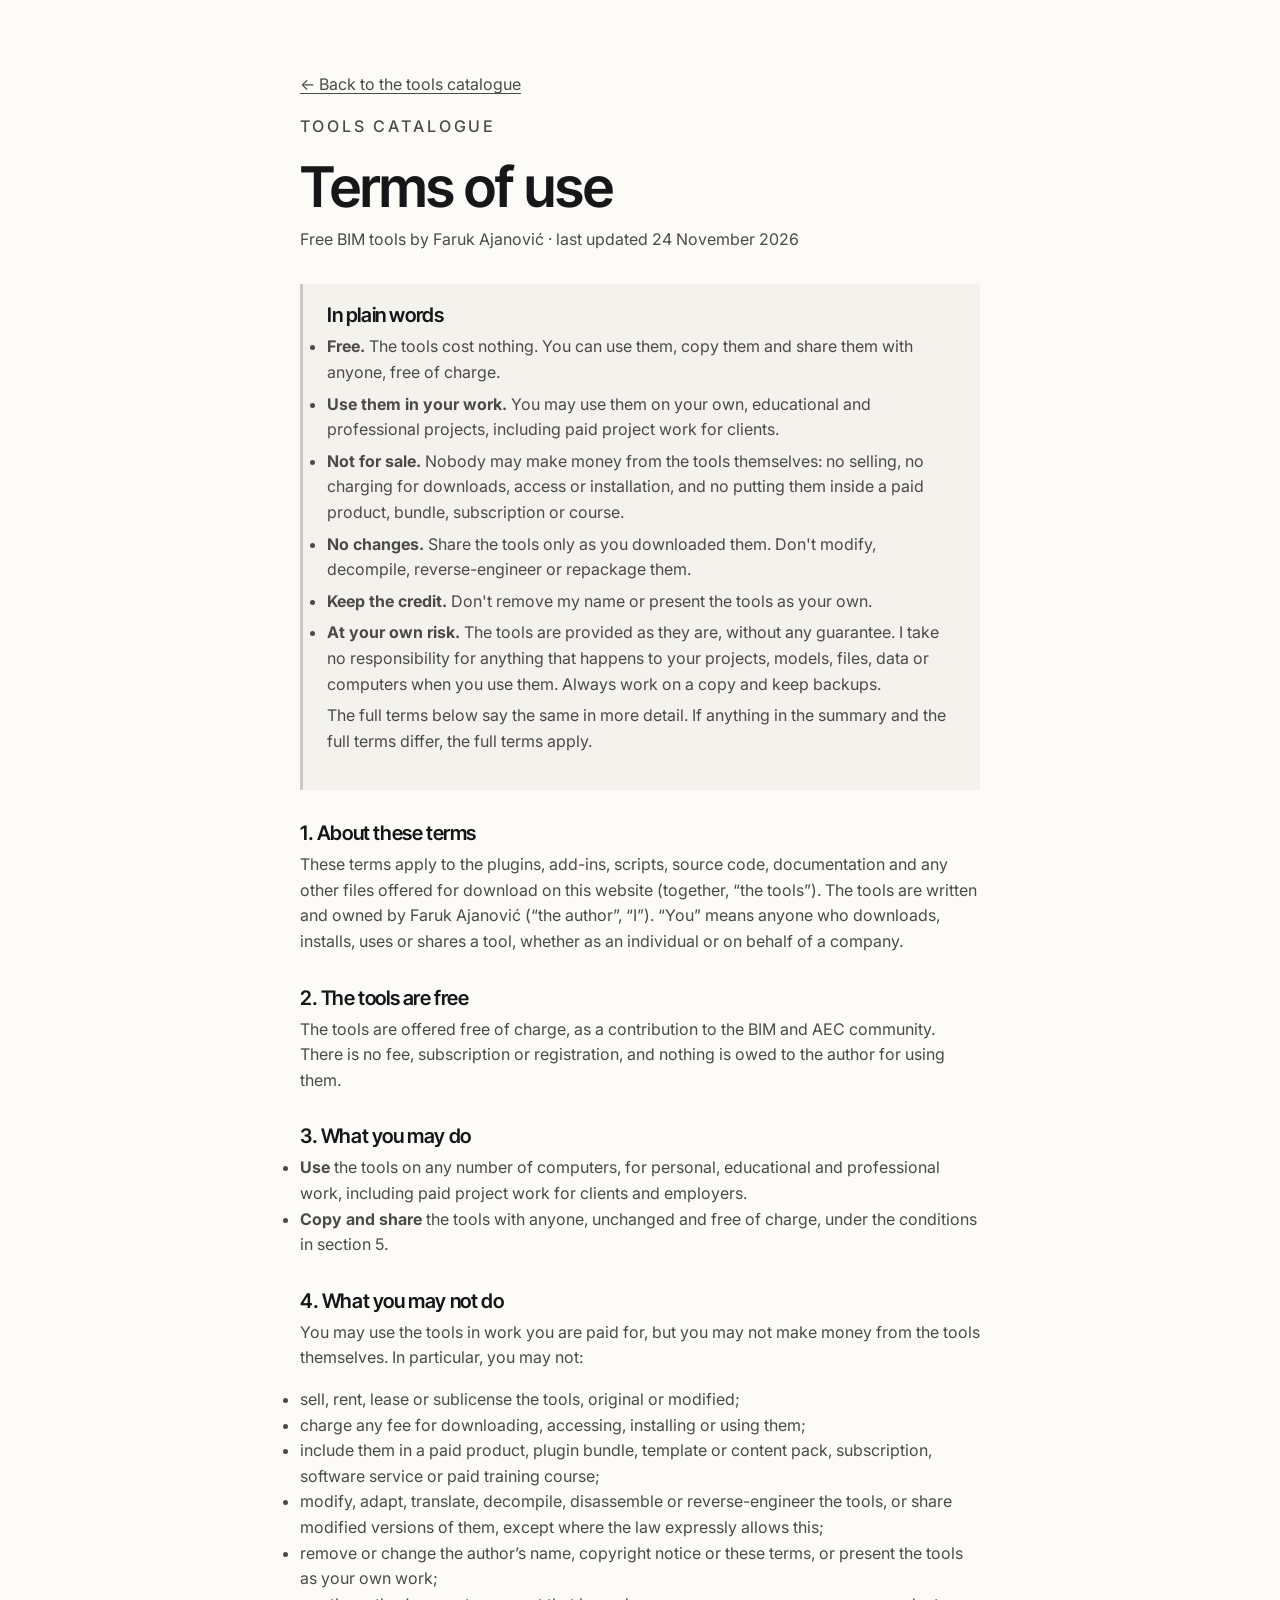
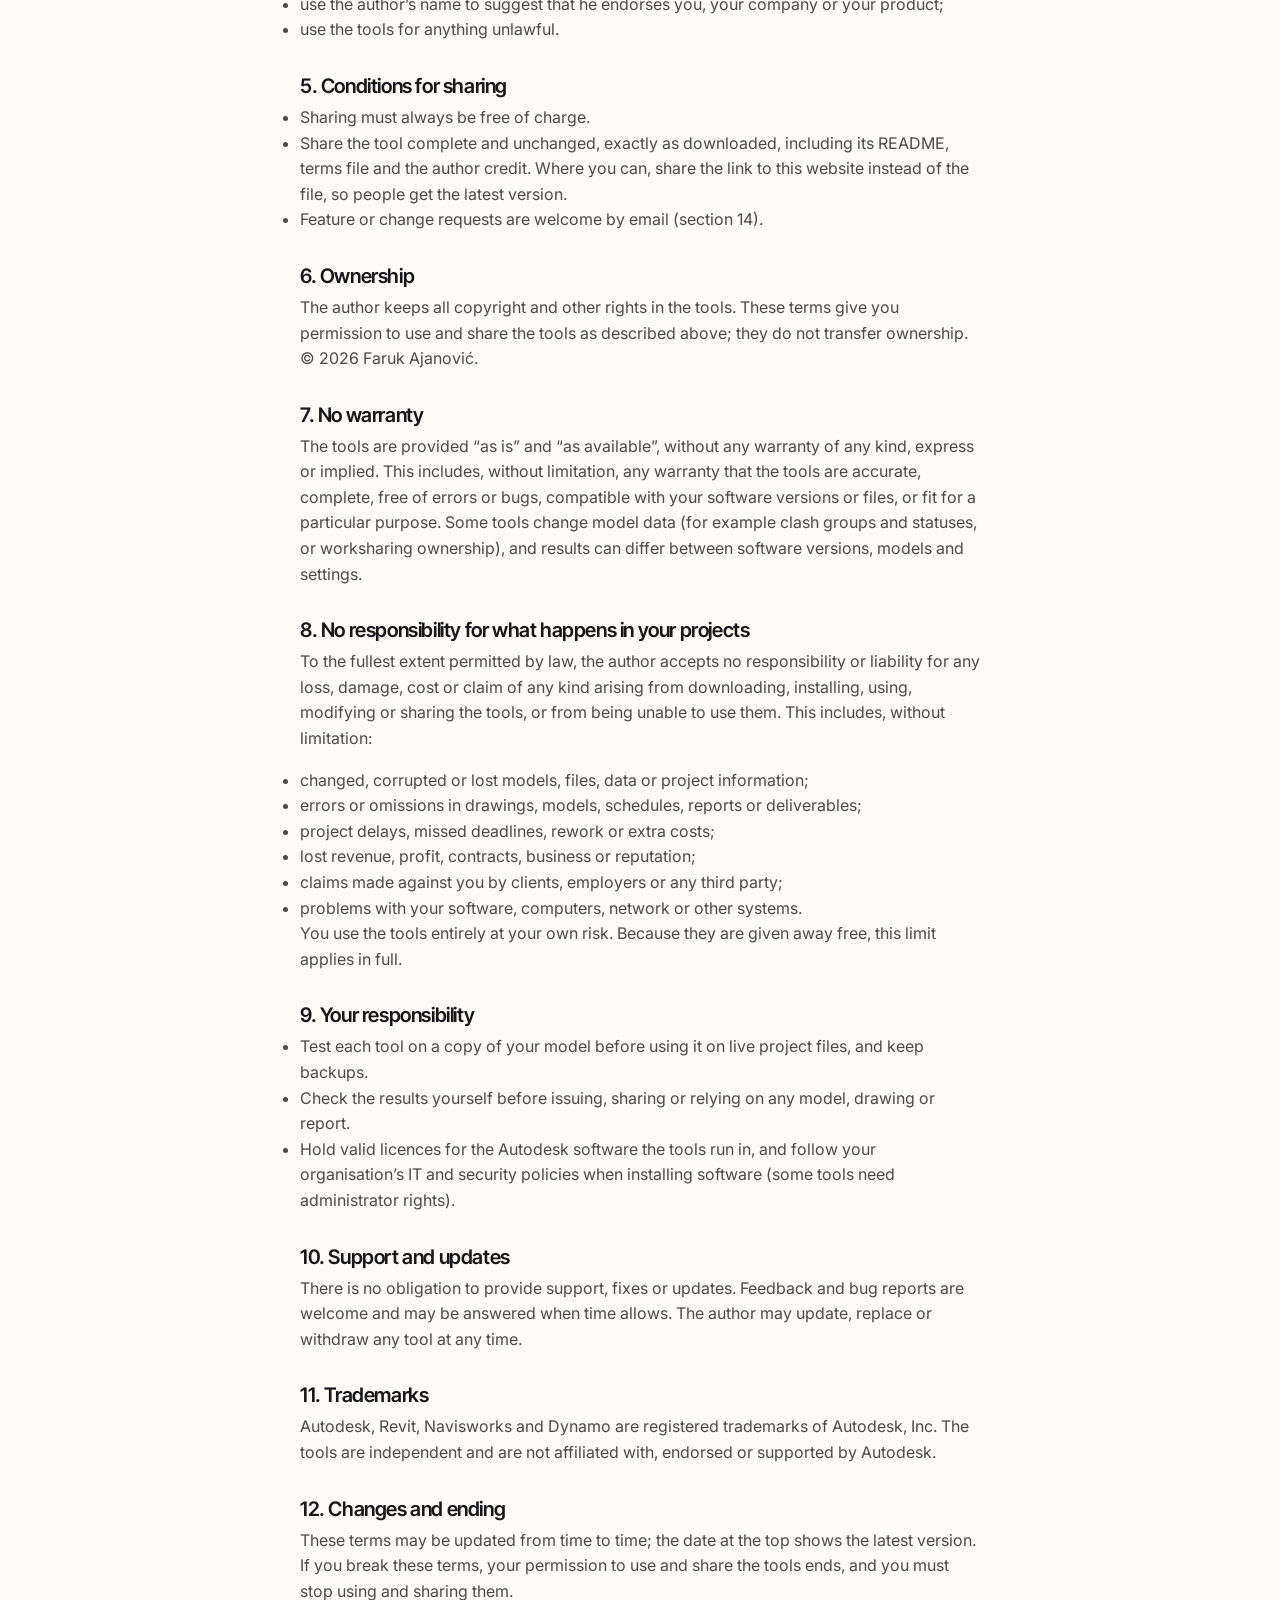
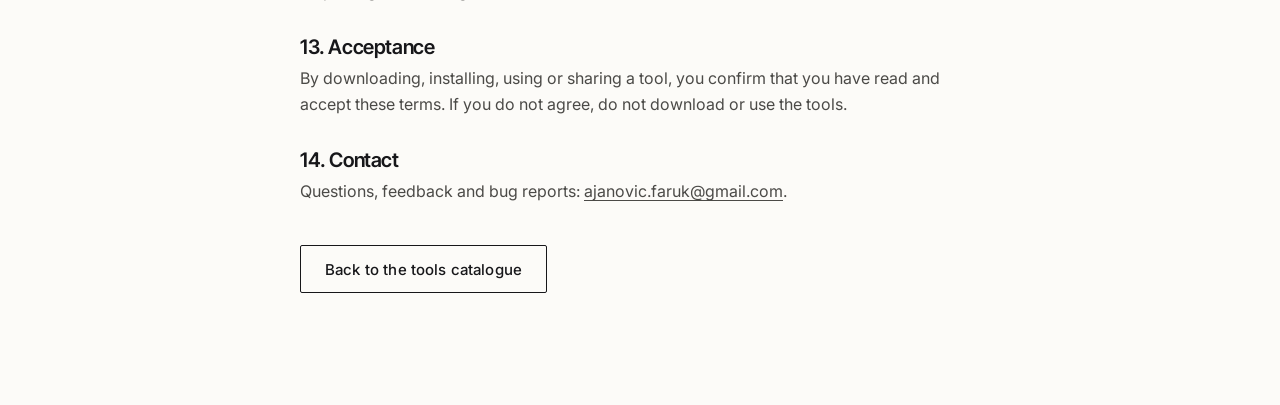
<file: terms.html>
<!doctype html>
<html lang="en">
<head>
<meta charset="utf-8">
<meta name="viewport" content="width=device-width, initial-scale=1">
<title>Terms of use | Faruk Ajanović</title>
<meta name="description" content="Terms of use for the free Revit, Navisworks and Dynamo tools by Faruk Ajanović: free to use and share unchanged, not for sale, provided as is.">
<meta name="theme-color" content="#fcfbf8">
<link rel="canonical" href="https://zobimaru91.github.io/terms.html">
<link rel="icon" href="assets/img/favicon.svg" type="image/svg+xml">
<link rel="preconnect" href="https://fonts.googleapis.com">
<link rel="preconnect" href="https://fonts.gstatic.com" crossorigin>
<link href="https://fonts.googleapis.com/css2?family=Inter:wght@400;500;600&family=Inter+Tight:wght@500;600;700&display=swap" rel="stylesheet">
<link rel="stylesheet" href="assets/css/style.css?v=20261124-4">
</head>
<body>
<main class="terms wrap">
  <p><a href="./#downloads">← Back to the tools catalogue</a></p>
  <p class="kicker">Tools catalogue</p>
  <h1>Terms of use</h1>
  <p class="terms__date">Free BIM tools by Faruk Ajanović · last updated 24 November 2026</p>

  <div class="terms__summary">
    <h2>In plain words</h2>
    <ul>
      <li><strong>Free.</strong> The tools cost nothing. You can use them, copy them and share them with anyone, free of charge.</li>
      <li><strong>Use them in your work.</strong> You may use them on your own, educational and professional projects, including paid project work for clients.</li>
      <li><strong>Not for sale.</strong> Nobody may make money from the tools themselves: no selling, no charging for downloads, access or installation, and no putting them inside a paid product, bundle, subscription or course.</li>
      <li><strong>No changes.</strong> Share the tools only as you downloaded them. Don't modify, decompile, reverse-engineer or repackage them.</li>
      <li><strong>Keep the credit.</strong> Don't remove my name or present the tools as your own.</li>
      <li><strong>At your own risk.</strong> The tools are provided as they are, without any guarantee. I take no responsibility for anything that happens to your projects, models, files, data or computers when you use them. Always work on a copy and keep backups.</li>
    </ul>
    <p>The full terms below say the same in more detail. If anything in the summary and the full terms differ, the full terms apply.</p>
  </div>

  <h2>1. About these terms</h2>
  <p>These terms apply to the plugins, add-ins, scripts, source code, documentation and any other files offered for download on this website (together, “the tools”). The tools are written and owned by Faruk Ajanović (“the author”, “I”). “You” means anyone who downloads, installs, uses or shares a tool, whether as an individual or on behalf of a company.</p>

  <h2>2. The tools are free</h2>
  <p>The tools are offered free of charge, as a contribution to the BIM and AEC community. There is no fee, subscription or registration, and nothing is owed to the author for using them.</p>

  <h2>3. What you may do</h2>
  <ul>
    <li><strong>Use</strong> the tools on any number of computers, for personal, educational and professional work, including paid project work for clients and employers.</li>
    <li><strong>Copy and share</strong> the tools with anyone, unchanged and free of charge, under the conditions in section 5.</li>
  </ul>

  <h2>4. What you may not do</h2>
  <p>You may use the tools in work you are paid for, but you may not make money from the tools themselves. In particular, you may not:</p>
  <ul>
    <li>sell, rent, lease or sublicense the tools, original or modified;</li>
    <li>charge any fee for downloading, accessing, installing or using them;</li>
    <li>include them in a paid product, plugin bundle, template or content pack, subscription, software service or paid training course;</li>
    <li>modify, adapt, translate, decompile, disassemble or reverse-engineer the tools, or share modified versions of them, except where the law expressly allows this;</li>
    <li>remove or change the author’s name, copyright notice or these terms, or present the tools as your own work;</li>
    <li>use the author’s name to suggest that he endorses you, your company or your product;</li>
    <li>use the tools for anything unlawful.</li>
  </ul>

  <h2>5. Conditions for sharing</h2>
  <ul>
    <li>Sharing must always be free of charge.</li>
    <li>Share the tool complete and unchanged, exactly as downloaded, including its README, terms file and the author credit. Where you can, share the link to this website instead of the file, so people get the latest version.</li>
    <li>Feature or change requests are welcome by email (section 14).</li>
  </ul>

  <h2>6. Ownership</h2>
  <p>The author keeps all copyright and other rights in the tools. These terms give you permission to use and share the tools as described above; they do not transfer ownership. © 2026 Faruk Ajanović.</p>

  <h2>7. No warranty</h2>
  <p>The tools are provided “as is” and “as available”, without any warranty of any kind, express or implied. This includes, without limitation, any warranty that the tools are accurate, complete, free of errors or bugs, compatible with your software versions or files, or fit for a particular purpose. Some tools change model data (for example clash groups and statuses, or worksharing ownership), and results can differ between software versions, models and settings.</p>

  <h2>8. No responsibility for what happens in your projects</h2>
  <p>To the fullest extent permitted by law, the author accepts no responsibility or liability for any loss, damage, cost or claim of any kind arising from downloading, installing, using, modifying or sharing the tools, or from being unable to use them. This includes, without limitation:</p>
  <ul>
    <li>changed, corrupted or lost models, files, data or project information;</li>
    <li>errors or omissions in drawings, models, schedules, reports or deliverables;</li>
    <li>project delays, missed deadlines, rework or extra costs;</li>
    <li>lost revenue, profit, contracts, business or reputation;</li>
    <li>claims made against you by clients, employers or any third party;</li>
    <li>problems with your software, computers, network or other systems.</li>
  </ul>
  <p>You use the tools entirely at your own risk. Because they are given away free, this limit applies in full.</p>

  <h2>9. Your responsibility</h2>
  <ul>
    <li>Test each tool on a copy of your model before using it on live project files, and keep backups.</li>
    <li>Check the results yourself before issuing, sharing or relying on any model, drawing or report.</li>
    <li>Hold valid licences for the Autodesk software the tools run in, and follow your organisation’s IT and security policies when installing software (some tools need administrator rights).</li>
  </ul>

  <h2>10. Support and updates</h2>
  <p>There is no obligation to provide support, fixes or updates. Feedback and bug reports are welcome and may be answered when time allows. The author may update, replace or withdraw any tool at any time.</p>

  <h2>11. Trademarks</h2>
  <p>Autodesk, Revit, Navisworks and Dynamo are registered trademarks of Autodesk, Inc. The tools are independent and are not affiliated with, endorsed or supported by Autodesk.</p>

  <h2>12. Changes and ending</h2>
  <p>These terms may be updated from time to time; the date at the top shows the latest version. If you break these terms, your permission to use and share the tools ends, and you must stop using and sharing them.</p>

  <h2>13. Acceptance</h2>
  <p>By downloading, installing, using or sharing a tool, you confirm that you have read and accept these terms. If you do not agree, do not download or use the tools.</p>

  <h2>14. Contact</h2>
  <p>Questions, feedback and bug reports: <a href="mailto:ajanovic.faruk@gmail.com?subject=Tool%20feedback">ajanovic.faruk@gmail.com</a>.</p>

  <p class="terms__back"><a class="btn btn--ghost" href="./#downloads">Back to the tools catalogue</a></p>
</main>
</body>
</html>
</file>
<file: assets/css/style.css>
/* Faruk Ajanović — portfolio site
   Plain CSS, no build step. Colours and spacing live in :root. */

:root {
  --ink: #17171a;
  --ink-2: #4b4a47;
  --ink-3: #82807a;
  --line: #e5e2db;
  --line-strong: #cdc9c0;
  --paper: #fcfbf8;
  --raised: #ffffff;
  --tint: #f4f2ed;
  --ink-hover: #34343a;
  --accent: #1f3864;
  --accent-ink: #ffffff;
  --ph-bg: #fff6d6;
  --ph-line: #d9b400;

  --font: "Inter", system-ui, -apple-system, "Segoe UI", Roboto, Arial, sans-serif;
  --font-display: "Inter Tight", var(--font);

  --wrap: 1240px;
  --gutter: clamp(16px, 4vw, 40px);
  --space: clamp(72px, 11vw, 152px);
  --radius: 2px;
  --ease: cubic-bezier(.2, .7, .2, 1);
  color-scheme: light;
}

*, *::before, *::after { box-sizing: border-box; }
html { scroll-behavior: smooth; -webkit-text-size-adjust: 100%; }
body {
  margin: 0;
  background: var(--paper);
  color: var(--ink);
  font: 400 17px/1.65 var(--font);
  -webkit-font-smoothing: antialiased;
  text-rendering: optimizeLegibility;
  overflow-x: hidden;
}
img { display: block; max-width: 100%; height: auto; }
a { color: inherit; text-decoration-thickness: 1px; text-underline-offset: 3px; }
h1, h2, h3, h4 { font-family: var(--font-display); font-weight: 600; line-height: 1.1; letter-spacing: -.02em; margin: 0; }
p { margin: 0 0 1em; }
ul, ol, dl { margin: 0; padding: 0; }
:focus-visible { outline: 2px solid var(--accent); outline-offset: 3px; }

.wrap { max-width: var(--wrap); margin: 0 auto; padding: 0 var(--gutter); }
.skip { position: absolute; left: -9999px; top: 8px; background: var(--ink); color: #fff; padding: 8px 14px; z-index: 100; }
.skip:focus { left: 8px; }

.kicker {
  font-size: 12px; font-weight: 500; letter-spacing: .18em; text-transform: uppercase;
  color: var(--ink-3); margin-bottom: 18px;
}
.kicker--light { color: rgba(255,255,255,.6); }

/* Placeholders: anything still to fill in. Search the HTML for class="ph". */
.ph {
  display: inline; background: var(--ph-bg); color: #6b5600; font-size: .85em; font-weight: 500;
  padding: 1px 6px; border: 1px dashed var(--ph-line); border-radius: var(--radius);
  -webkit-box-decoration-break: clone; box-decoration-break: clone;
}

/* ---------- Buttons ---------- */
.btn {
  display: inline-flex; align-items: center; justify-content: center; gap: 8px;
  min-height: 48px; padding: 0 24px;
  background: var(--ink); color: #fff; border: 1px solid var(--ink);
  font: 500 15px/1 var(--font); text-decoration: none; letter-spacing: .01em;
  border-radius: var(--radius);
  transition: background .25s var(--ease), color .25s var(--ease), border-color .25s var(--ease);
}
.btn:hover { background: var(--ink-hover); border-color: var(--ink-hover); }
.btn--ghost { background: transparent; color: var(--ink); }
.btn--ghost:hover { background: var(--ink); color: #fff; border-color: var(--ink); }
.btn--small { min-height: 38px; padding: 0 16px; font-size: 14px; }
.btn--light { background: #fff; color: var(--ink); border-color: #fff; }
.btn--light:hover { background: transparent; color: #fff; }

/* ---------- Nav ---------- */
.nav {
  position: sticky; top: 0; z-index: 50;
  background: rgba(252,251,248,.9);
  -webkit-backdrop-filter: saturate(160%) blur(12px); backdrop-filter: saturate(160%) blur(12px);
  border-bottom: 1px solid transparent; transition: border-color .3s;
}
.nav.is-scrolled { border-bottom-color: var(--line); }
.nav__inner { display: flex; align-items: center; justify-content: space-between; height: 68px; }
.nav__brand { font: 700 20px/1 var(--font-display); text-decoration: none; letter-spacing: -.02em; }
.nav__brand span { color: var(--accent); }
.nav__links { display: flex; align-items: center; gap: 30px; }
.nav__links a:not(.btn) { font-size: 14px; font-weight: 500; text-decoration: none; color: var(--ink-2); position: relative; padding: 6px 0; }
.nav__links a:not(.btn)::after {
  content: ""; position: absolute; left: 0; right: 0; bottom: 0; height: 1px; background: var(--ink);
  transform: scaleX(0); transform-origin: left; transition: transform .3s var(--ease);
}
.nav__links a:not(.btn):hover, .nav__links a.is-active { color: var(--ink); }
.nav__links a:not(.btn):hover::after, .nav__links a.is-active::after { transform: scaleX(1); }
.nav__toggle { display: none; }

@media (max-width: 860px) {
  .nav__toggle {
    display: inline-flex; align-items: center; min-height: 40px; padding: 0 14px;
    background: none; border: 1px solid var(--line); border-radius: var(--radius);
    font: 500 14px var(--font); color: var(--ink); cursor: pointer;
  }
  .nav__links {
    position: absolute; top: 68px; left: 0; right: 0;
    flex-direction: column; align-items: stretch; gap: 0;
    background: var(--paper); border-bottom: 1px solid var(--line);
    padding: 8px var(--gutter) 20px;
    display: none;
  }
  .nav__links.is-open { display: flex; }
  .nav__links a:not(.btn) { padding: 14px 0; border-bottom: 1px solid var(--line); font-size: 16px; }
  .nav__links a:not(.btn)::after { display: none; }
  .nav__links .btn { margin-top: 16px; }
}

/* ---------- Hero ---------- */
.hero { padding: clamp(40px, 7vw, 96px) 0 0; }
.hero__grid { display: grid; grid-template-columns: 1fr; gap: 40px; align-items: end; }
.hero__name { font-size: clamp(54px, 9.5vw, 132px); font-weight: 700; letter-spacing: -.045em; line-height: .92; }
.hero__role { font: 500 clamp(17px, 1.8vw, 21px)/1.4 var(--font-display); margin: 24px 0 16px; }
.hero__role span { color: var(--ink-3); margin: 0 6px; }
.hero__lead { font-size: clamp(18px, 1.7vw, 21px); color: var(--ink-2); max-width: 30em; line-height: 1.5; }
.hero__cta { display: flex; flex-wrap: wrap; gap: 12px; margin: 32px 0 32px; }
.hero__meta { list-style: none; display: flex; flex-wrap: wrap; gap: 8px 24px; font-size: 14px; color: var(--ink-3); }
.hero__meta li::before { content: "— "; }
.hero__media { margin: 0; }
/* Hero slideshow: slides enter from the right and leave to the left */
.hero__frame { position: relative; width: 100%; aspect-ratio: 4 / 3; overflow: hidden; background: var(--tint); }
.hero__slide {
  position: absolute; inset: 0; width: 100%; height: 100%; object-fit: cover;
  transform: translateX(100%); transition: transform 1s var(--ease); will-change: transform;
}
.hero__slide.is-active { transform: translateX(0); }
.hero__slide.is-leaving { transform: translateX(-100%); }
.hero__media figcaption { font-size: 13px; color: var(--ink-3); margin-top: 10px; min-height: 1.6em; transition: opacity .4s; }
.hero__media figcaption.is-fading { opacity: 0; }

@media (min-width: 900px) {
  .hero__grid { grid-template-columns: 1fr 1.15fr; gap: clamp(40px, 6vw, 96px); }
  .hero__frame { aspect-ratio: 4 / 4.4; }
}

/* Quick links under the hero: jump straight to a section */
.quick { display: flex; flex-wrap: wrap; gap: 8px; margin-top: clamp(36px, 5vw, 64px); }
.quick a {
  display: inline-flex; align-items: center; gap: 12px; min-height: 44px; padding: 0 16px;
  border: 1px solid var(--line); color: var(--ink); font: 500 15px/1 var(--font-display);
  text-decoration: none; transition: border-color .2s, background .2s, color .2s;
}
.quick a span { color: var(--ink-3); font-size: 14px; transition: transform .2s var(--ease), color .2s; }
.quick a:hover, .quick a:focus-visible { border-color: var(--ink); background: var(--ink); color: #fff; }
.quick a:hover span, .quick a:focus-visible span { color: #fff; transform: translateY(2px); }
@media (max-width: 559px) { .quick { display: grid; grid-template-columns: 1fr 1fr; } .quick a { justify-content: space-between; padding: 0 14px; font-size: 14px; } }
/* Quick links fill the full content width, edge to edge with the stats line below */
@media (min-width: 560px) { .quick a { flex: 1 1 auto; justify-content: space-between; } }
@media (min-width: 1000px) { .quick { display: grid; grid-template-columns: repeat(6, 1fr); } }

.stats {
  list-style: none; display: grid; grid-template-columns: repeat(2, 1fr);
  border-top: 1px solid var(--ink); margin-top: clamp(56px, 8vw, 104px);
}
.stats li { padding: 24px 16px 24px 0; border-bottom: 1px solid var(--line); }
.stats strong { display: block; font: 600 clamp(34px, 4vw, 52px)/1 var(--font-display); letter-spacing: -.03em; margin-bottom: 8px; font-variant-numeric: tabular-nums; }
.stats span { font-size: 14px; color: var(--ink-2); line-height: 1.4; display: block; }
@media (min-width: 900px) {
  .stats { grid-template-columns: repeat(5, 1fr); }
  .stats li { border-bottom: 0; padding-right: 24px; }
}

/* ---------- Chapters ---------- */
.chapter { padding: var(--space) 0; }
.chapter--tint { background: var(--tint); }
.chapter__head { display: grid; grid-template-columns: 1fr; gap: 0 clamp(32px, 6vw, 96px); margin-bottom: clamp(48px, 7vw, 88px); }
.chapter__no { font-size: 13px; font-weight: 500; letter-spacing: .18em; text-transform: uppercase; color: var(--ink-3); margin-bottom: 16px; }
.chapter__head h2 { font-size: clamp(48px, 8vw, 112px); font-weight: 700; letter-spacing: -.045em; line-height: .95; margin-bottom: 28px; }
.chapter__intro { max-width: 40em; color: var(--ink-2); }
.chapter__intro .pull {
  font: 500 clamp(22px, 2.4vw, 30px)/1.3 var(--font-display); letter-spacing: -.015em; color: var(--ink);
  margin-bottom: 1.1em;
}
@media (min-width: 1000px) {
  .chapter__head { grid-template-columns: 1fr 1.25fr; align-items: start; }
  .chapter__intro { padding-top: 8px; }
  .chapter__no { grid-column: 1 / -1; }
  .chapter__head h2 { margin-bottom: 0; }
}
.subhead { font-size: clamp(26px, 3vw, 36px); margin: clamp(64px, 8vw, 104px) 0 32px; }

/* meta lists (role / location / year) */
.meta { display: grid; grid-template-columns: 80px 1fr; gap: 8px 12px; font-size: 14px; margin: 16px 0; padding: 12px 0; border-top: 1px solid var(--line); border-bottom: 1px solid var(--line); }
.meta dt { color: var(--ink-3); font-size: 11px; letter-spacing: .14em; text-transform: uppercase; padding-top: 3px; }
.meta dd { margin: 0; font-variant-numeric: tabular-nums; }

/* ---------- Design cards ---------- */
.cards { display: grid; grid-template-columns: 1fr; gap: clamp(40px, 5vw, 56px) clamp(24px, 3vw, 40px); }
@media (min-width: 640px) { .cards { grid-template-columns: repeat(2, 1fr); } }
@media (min-width: 1000px) { .cards { grid-template-columns: repeat(3, 1fr); } }
.card__img { overflow: hidden; background: var(--tint); aspect-ratio: 4 / 3; }
.card__img img { width: 100%; height: 100%; object-fit: cover; transition: opacity .3s var(--ease); }
.card:hover .card__img img { opacity: .92; }
.card__body { padding-top: 20px; }
.card h3 { font-size: 22px; }
.card p { font-size: 15px; color: var(--ink-2); line-height: 1.6; }

.edu {
  display: grid; grid-template-columns: 1fr; gap: 32px;
  margin-top: clamp(64px, 8vw, 104px); padding-top: 40px; border-top: 1px solid var(--ink);
}
.edu p { font-size: 15px; color: var(--ink-2); }
.edu strong { color: var(--ink); font-weight: 600; }
@media (min-width: 900px) { .edu { grid-template-columns: 1fr 1.4fr; } }

/* media slot: placeholder box for screenshots / GIFs / videos */
.media-slot {
  display: flex; flex-direction: column; justify-content: center; align-items: flex-start; gap: 10px;
  min-height: 180px; padding: 24px;
  border: 1px dashed var(--ph-line); background: repeating-linear-gradient(-45deg, #fffaf0, #fffaf0 10px, #fff6e0 10px, #fff6e0 20px);
  font-size: 14px; color: #6b5600;
}
.media-slot > span:first-child { font-size: 11px; letter-spacing: .16em; text-transform: uppercase; font-weight: 600; }
.media-slot .ph { background: transparent; border: 0; padding: 0; font-size: 14px; }
.media-slot--wide { min-height: 260px; margin-top: clamp(48px, 6vw, 72px); }
/* when you add media, replace the .media-slot div with: <figure class="media"><img ...> or <video ...></figure> */
.media { margin: 0; background: var(--tint); }
.media img, .media video { width: 100%; height: auto; display: block; }

/* ---------- Coordination ---------- */
.themes { display: grid; grid-template-columns: 1fr; border-top: 1px solid var(--ink); }
.theme { padding: 32px 0; border-bottom: 1px solid var(--line); }
.theme h3 { font-size: 24px; margin-bottom: 16px; display: flex; gap: 12px; align-items: baseline; }
.theme h3 span { font-size: 13px; color: var(--ink-3); font-family: var(--font); font-weight: 600; letter-spacing: .1em; }
.theme p { font-size: 15px; color: var(--ink-2); }
.theme__eg { font-size: 14px !important; color: var(--ink) !important; border-left: 2px solid var(--line-strong); padding-left: 12px; margin: 0; }
@media (min-width: 760px) {
  .themes { grid-template-columns: repeat(2, 1fr); column-gap: 48px; }
}
@media (min-width: 1100px) {
  .themes { grid-template-columns: repeat(4, 1fr); column-gap: 36px; }
  .theme { border-bottom: 0; padding-bottom: 0; }
}

.projects { display: grid; grid-template-columns: 1fr; gap: clamp(48px, 6vw, 72px) clamp(24px, 4vw, 56px); }
@media (min-width: 900px) { .projects { grid-template-columns: repeat(2, 1fr); } }
.project__img { overflow: hidden; aspect-ratio: 16 / 10; background: var(--line); }
.project__img img { width: 100%; height: 100%; object-fit: cover; transition: opacity .3s var(--ease); }
.project:hover .project__img img { opacity: .92; }
.project__body { padding-top: 20px; }
.project h4 { font-size: 24px; }
.project p { font-size: 15px; color: var(--ink-2); }

/* ---------- Automation ---------- */
.tools { display: grid; grid-template-columns: 1fr; gap: 24px; }
@media (min-width: 900px) { .tools { grid-template-columns: repeat(2, 1fr); gap: 32px; } }
.tool {
  display: flex; flex-direction: column;
  border: 1px solid var(--line); border-top: 3px solid var(--ink);
  padding: clamp(22px, 3vw, 36px);
  transition: border-color .3s var(--ease);
}
.tool__tag { font-size: 11px; letter-spacing: .14em; text-transform: uppercase; color: var(--ink-3); font-weight: 600; margin-bottom: 8px; }
.tool h3 { font-size: clamp(22px, 2.2vw, 28px); margin-bottom: 24px; }
.tool__spec { display: grid; grid-template-columns: 1fr; gap: 4px; margin-bottom: 24px; flex: 1; }
.tool__spec dt { font-size: 11px; letter-spacing: .14em; text-transform: uppercase; color: var(--ink-3); margin-top: 12px; }
.tool__spec dd { margin: 0; font-size: 15px; color: var(--ink-2); line-height: 1.6; }
@media (min-width: 560px) {
  .tool__spec { grid-template-columns: 112px 1fr; gap: 12px 16px; }
  .tool__spec dt { margin-top: 4px; }
}
.tool .media-slot { min-height: 160px; }

/* ---------- Downloads ---------- */
.chapter__intro .btn { margin-top: 12px; }
.chapter--downloads { border-top: 1px solid var(--line); }
.wip {
  display: inline-block; font-size: 11px; font-weight: 600; letter-spacing: .14em; text-transform: uppercase;
  color: #6b5600; background: var(--ph-bg); border: 1px dashed var(--ph-line); padding: 3px 8px; margin-left: 4px; vertical-align: 2px;
}
.dl-group + .dl-group { margin-top: clamp(48px, 6vw, 72px); }
.dl-group__title { font-size: clamp(24px, 2.6vw, 32px); padding-bottom: 16px; margin-bottom: 24px; border-bottom: 1px solid var(--ink); }
.dl-grid { display: grid; grid-template-columns: 1fr; gap: 24px; }
@media (min-width: 640px) { .dl-grid { grid-template-columns: repeat(2, 1fr); } }
@media (min-width: 1000px) { .dl-grid { grid-template-columns: repeat(3, 1fr); } }
.dl-card { display: flex; flex-direction: column; align-items: flex-start; border: 1px solid var(--line); background: var(--raised); padding: 24px; }
.dl-card h4 { font-size: 22px; margin-bottom: 8px; }
.dl-card > p:not(.tool__tag) { font-size: 15px; color: var(--ink-2); }
.dl-meta { display: grid; grid-template-columns: 80px 1fr; gap: 6px 12px; font-size: 14px; width: 100%; margin: 4px 0 22px; padding: 12px 0; border-top: 1px solid var(--line); border-bottom: 1px solid var(--line); }
.dl-meta dt { color: var(--ink-3); font-size: 11px; letter-spacing: .14em; text-transform: uppercase; padding-top: 3px; }
.dl-meta dd { margin: 0; }
.dl-card .btn { margin-top: auto; }
.dl-cta {
  display: flex; flex-wrap: wrap; align-items: center; justify-content: space-between; gap: 20px 40px;
  margin-top: 32px; padding: clamp(24px, 3vw, 40px); background: var(--ink); color: #fff;
}
.dl-cta h3 { font-size: clamp(22px, 2.4vw, 30px); margin-bottom: 10px; }
.dl-cta p { margin: 0; max-width: 40em; color: rgba(255,255,255,.75); font-size: 15px; }
.dl-cta .btn { background: #fff; color: var(--ink); border-color: #fff; flex: 0 0 auto; }
.dl-cta .btn:hover { background: transparent; color: #fff; }
/* M.Arch thesis card inside the Education block */
.edu .thesis .kicker { margin-bottom: 8px; }
.edu .thesis h3 { font-size: 22px; }
.btn--disabled, .btn--disabled:hover { background: var(--tint); color: var(--ink-3); border-color: var(--line); cursor: not-allowed; }

/* ---------- Experience ---------- */
.timeline { list-style: none; border-top: 1px solid var(--ink); }
.timeline > li { display: grid; grid-template-columns: 1fr; gap: 8px 48px; padding: 32px 0; border-bottom: 1px solid var(--line); }
@media (min-width: 800px) { .timeline > li { grid-template-columns: 220px 1fr; } }
.timeline__date { font-size: 14px; color: var(--ink-3); font-weight: 500; margin: 4px 0 0; font-variant-numeric: tabular-nums; }
.timeline h3 { font-size: clamp(21px, 2.2vw, 26px); }
.timeline__org { color: var(--ink-2); font-size: 15px; font-weight: 500; margin: 4px 0 12px; }
.timeline ul { padding-left: 18px; }
.timeline ul li { font-size: 15px; color: var(--ink-2); margin-bottom: 8px; }

.facts { display: grid; grid-template-columns: 1fr; gap: 48px; margin-top: clamp(64px, 8vw, 104px); }
@media (min-width: 900px) { .facts { grid-template-columns: 1.4fr 1fr; gap: 80px; } }
.facts h3 { font-size: 24px; margin: 0 0 18px; }
.facts__col h3:not(:first-child) { margin-top: 40px; }
.facts__label { font-size: 11px; letter-spacing: .16em; text-transform: uppercase; color: var(--ink-3); margin: 24px 0 8px; }
.chips { list-style: none; display: flex; flex-wrap: wrap; gap: 8px; }
.chips li { font-size: 14px; padding: 6px 12px; background: var(--raised); border: 1px solid var(--line); border-radius: var(--radius); }
.plain { list-style: none; border-top: 1px solid var(--line); }
.plain li { display: flex; flex-wrap: wrap; justify-content: space-between; gap: 4px 16px; padding: 12px 0; border-bottom: 1px solid var(--line); font-size: 15px; color: var(--ink-2); }
.plain strong { color: var(--ink); font-weight: 600; }

/* ---------- Contact ---------- */
.contact { background: var(--ink); color: #fff; padding: var(--space) 0 0; }
.contact__grid { display: grid; grid-template-columns: 1fr; gap: 56px; padding-bottom: var(--space); }
@media (min-width: 900px) { .contact__grid { grid-template-columns: 1.2fr 1fr; align-items: end; } }
.contact h2 { font-size: clamp(40px, 6vw, 80px); font-weight: 700; letter-spacing: -.04em; line-height: 1; margin-bottom: 24px; }
.contact__lead { color: rgba(255,255,255,.7); font-size: 18px; margin-bottom: 32px; max-width: 28em; }
.contact__list { border-top: 1px solid rgba(255,255,255,.25); }
.contact__list dt { font-size: 11px; letter-spacing: .16em; text-transform: uppercase; color: rgba(255,255,255,.5); padding-top: 16px; }
.contact__list dd { margin: 4px 0 0; padding-bottom: 16px; border-bottom: 1px solid rgba(255,255,255,.15); font-size: 17px; overflow-wrap: anywhere; }
.contact__list a { text-decoration: none; border-bottom: 1px solid rgba(255,255,255,.35); }
.contact__list a:hover { border-color: #fff; }
.footer { display: flex; justify-content: space-between; gap: 16px; padding-top: 24px; padding-bottom: 32px; border-top: 1px solid rgba(255,255,255,.15); font-size: 13px; color: rgba(255,255,255,.55); }
.footer p { margin: 0; }
.footer a { text-decoration: none; }

/* ---------- Clickable projects + "View project" hint ---------- */
[data-project] .card__img, [data-project] .project__img { position: relative; cursor: pointer; }
[data-project] h3, [data-project] h4 { cursor: pointer; }
.view-btn {
  position: absolute; inset: 0; width: 100%; border: 0; padding: 0; margin: 0;
  background: linear-gradient(to top, rgba(20,20,22,.55), rgba(20,20,22,0) 55%);
  opacity: 0; transition: opacity .35s var(--ease); cursor: pointer;
  display: flex; align-items: flex-end; justify-content: flex-start;
}
.view-btn span {
  margin: 0 0 16px 16px; padding: 8px 12px; background: var(--paper); color: var(--ink);
  font: 500 13px/1 var(--font); letter-spacing: .04em;
  transform: translateY(8px); transition: transform .35s var(--ease);
}
[data-project]:hover .view-btn, .view-btn:focus-visible { opacity: 1; }
[data-project]:hover .view-btn span, .view-btn:focus-visible span { transform: none; }
.view-btn:focus-visible { outline: 2px solid var(--accent); outline-offset: -2px; }
/* Touch screens have no hover: keep a small hint visible */
@media (hover: none) {
  .view-btn { opacity: 1; background: none; }
  .view-btn span { transform: none; margin: 0 0 10px 10px; padding: 7px 11px; font-size: 12px; }
}

/* ---------- Project pop-up ---------- */
html.modal-open { overflow: hidden; }
.pm {
  padding: 0; border: 0; margin: auto; background: var(--paper); color: var(--ink);
  width: min(1320px, calc(100vw - 48px)); height: min(860px, calc(100vh - 48px));
  max-width: none; max-height: none; overflow: hidden;
}
.pm::backdrop { background: rgba(14,14,16,.82); }
.pm[open] { animation: pm-in .35s var(--ease); }
@keyframes pm-in { from { opacity: 0; transform: translateY(16px); } to { opacity: 1; transform: none; } }
.pm__inner { position: relative; height: 100%; display: grid; grid-template-columns: minmax(0, 1.75fr) minmax(320px, 1fr); }
.pm__gallery { display: flex; flex-direction: column; min-height: 0; background: #0f0f11; }
.pm__stage { position: relative; flex: 1; min-height: 0; display: flex; align-items: center; justify-content: center; }
.pm__img { width: 100%; height: 100%; object-fit: contain; transition: opacity .25s; }
.pm__img.is-loading { opacity: .35; }
.pm__nav {
  position: absolute; top: 50%; transform: translateY(-50%);
  width: 48px; height: 48px; border: 0; border-radius: var(--radius);
  background: rgba(255,255,255,.92); color: var(--ink); font: 400 30px/1 var(--font); cursor: pointer;
  display: flex; align-items: center; justify-content: center; padding-bottom: 4px;
  transition: background .2s;
}
.pm__nav:hover { background: #fff; }
.pm__nav--prev { left: 16px; } .pm__nav--next { right: 16px; }
.pm__nav[hidden] { display: none; }
.pm__count { position: absolute; left: 16px; bottom: 12px; margin: 0; font-size: 12px; letter-spacing: .12em; color: rgba(255,255,255,.75); }
.pm__thumbs { display: flex; gap: 8px; padding: 8px; overflow-x: auto; background: #0f0f11; scrollbar-width: thin; }
.pm__thumbs:empty { display: none; }
.pm__thumbs button { flex: 0 0 auto; width: 84px; height: 56px; padding: 0; border: 2px solid transparent; background: #222; cursor: pointer; opacity: .55; transition: opacity .2s, border-color .2s; }
.pm__thumbs button:hover { opacity: .9; }
.pm__thumbs button[aria-current="true"] { opacity: 1; border-color: #fff; }
.pm__thumbs img { width: 100%; height: 100%; object-fit: cover; }
.pm__text { overflow-y: auto; padding: clamp(28px, 3vw, 44px); padding-top: 64px; }
.pm__title { font-size: clamp(26px, 2.6vw, 36px); letter-spacing: -.03em; margin-bottom: 6px; }
.pm__desc { font-size: 15px; color: var(--ink-2); line-height: 1.65; }
.pm__kc { font-size: 11px; letter-spacing: .16em; text-transform: uppercase; color: var(--ink-3); margin: 24px 0 10px; }
.pm__kc[hidden] { display: none; }
.pm__bullets { padding-left: 18px; }
.pm__bullets li { font-size: 15px; color: var(--ink-2); margin-bottom: 8px; }
.pm__more { margin-top: 20px; }
.pm__close {
  position: absolute; top: 16px; right: 16px; z-index: 2;
  width: 40px; height: 40px; border: 1px solid var(--line); border-radius: var(--radius);
  background: var(--paper); color: var(--ink); font-size: 16px; cursor: pointer;
}
.pm__close:hover { background: var(--ink); color: #fff; border-color: var(--ink); }

/* Pop-up for a project without images: text only, narrower */
.pm.pm--noimg { width: min(760px, calc(100vw - 48px)); height: auto; max-height: calc(100vh - 48px); }
.pm--noimg .pm__inner { display: block; height: auto; }
.pm--noimg .pm__gallery { display: none; }
.pm--noimg .pm__text { padding-top: 64px; max-height: calc(100vh - 48px); }
/* Project card still waiting for an image */
.project__img--empty {
  display: flex; align-items: center; justify-content: center; padding: 24px; text-align: center;
  border: 1px dashed var(--ph-line);
  background: repeating-linear-gradient(-45deg, #fffaf0, #fffaf0 10px, #fff6e0 10px, #fff6e0 20px);
}

@media (max-width: 860px) {
  .pm.pm--noimg { width: 100vw; height: 100vh; max-height: none; }
  .pm--noimg .pm__inner { height: 100%; }
  .pm--noimg .pm__text { max-height: none; }
  .pm { width: 100vw; height: 100dvh; height: 100vh; }
  @supports (height: 100dvh) { .pm { height: 100dvh; } }
  .pm__inner { display: block; overflow-y: auto; }
  .pm__gallery { position: sticky; top: 0; z-index: 1; }
  .pm__stage { height: min(62vw, 46vh); flex: none; }
  .pm__nav { width: 40px; height: 40px; font-size: 26px; }
  .pm__nav--prev { left: 8px; } .pm__nav--next { right: 8px; }
  .pm__thumbs button { width: 64px; height: 44px; }
  .pm__text { overflow: visible; padding: 24px 16px 40px; }
  .pm__close { position: fixed; top: 10px; right: 10px; }
}
@media (prefers-reduced-motion: reduce) { .pm[open] { animation: none; } }

/* ---------- Scroll reveal (only when JS is on) ---------- */
.js .reveal { opacity: 0; transform: translateY(12px); transition: opacity .6s var(--ease), transform .6s var(--ease); }
.js .reveal.is-visible { opacity: 1; transform: none; }
@media (prefers-reduced-motion: reduce) {
  html { scroll-behavior: auto; }
  .js .reveal { opacity: 1; transform: none; transition: none; }
  .card__img img, .project__img img { transition: none; }
}

/* ---------- Print: a clean text version ---------- */
@media print {
  .nav, .hero__cta, .media-slot, .btn { display: none !important; }
  .chapter, .contact { padding: 24px 0; background: #fff !important; color: #000; }
  .js .reveal { opacity: 1; transform: none; }
}
.quick + .stats { margin-top: clamp(28px, 4vw, 48px); }

/* ---------- Tools catalogue cards + pop-up ---------- */
.dl-card__open { all: unset; cursor: pointer; }
.dl-card__open:hover { text-decoration: underline; text-underline-offset: 4px; }
.dl-card__open:focus-visible { outline: 2px solid var(--accent); outline-offset: 3px; }
.dl-card .dl-card__count { font-size: 13px; color: var(--ink-3); margin: 0 0 20px; }
.dl-card .dl-card__count strong { color: var(--accent); font-weight: 600; }

.tm {
  padding: 0; border: 0; margin: auto; background: var(--paper); color: var(--ink);
  width: min(820px, calc(100vw - 32px)); max-height: calc(100vh - 48px); max-width: none; overflow: hidden;
}
.tm::backdrop { background: rgba(14,14,16,.82); }
.tm[open] { animation: pm-in .35s var(--ease); }
.tm__inner { position: relative; max-height: calc(100vh - 48px); overflow-y: auto; padding: clamp(24px, 4vw, 44px); }
.tm__head { padding-right: 48px; margin-bottom: 8px; }
.tm__title { font-size: clamp(26px, 3.4vw, 36px); margin: 6px 0 10px; }
.tm__intro { color: var(--ink-2); font-size: 15px; margin: 0; }
.tm__list { list-style: none; margin: 20px 0 0; padding: 0; border-top: 1px solid var(--ink); }
.tm__item { padding: 24px 0; border-bottom: 1px solid var(--line); }
.tm__item > p { font-size: 15px; color: var(--ink-2); margin: 8px 0 0; }
.tm__item .tm__req { font-size: 13px; color: var(--ink-3); }
.tm__item .tm__req strong { color: var(--ink-2); font-weight: 600; }
.tm__item:not(.is-ready):not(.is-included) { opacity: .72; }
.tm__row { display: flex; flex-wrap: wrap; align-items: baseline; justify-content: space-between; gap: 8px 16px; }
.tm__row h3 { font-size: 20px; margin: 0; }
.tm__ver { font: 500 13px var(--font); color: var(--ink-3); margin-left: 4px; }
.tm__badge { font-size: 11px; letter-spacing: .14em; text-transform: uppercase; padding: 4px 8px; border: 1px solid var(--line); color: var(--ink-3); white-space: nowrap; }
.tm__badge--ok { border-color: var(--accent); background: var(--accent); color: #fff; }
.tm__dl { margin-top: 16px; }
.tm__terms { margin-top: 20px; padding: 16px 20px; background: var(--tint); border-left: 3px solid var(--line-strong); }
.tm__terms[hidden] { display: none; }
.tm__terms.is-nudged { animation: tm-nudge .5s var(--ease); }
@keyframes tm-nudge { 0%,100% { transform: none; } 25% { transform: translateX(-6px); } 75% { transform: translateX(6px); } }
.tm__agree { display: flex; gap: 12px; align-items: flex-start; font-size: 15px; cursor: pointer; }
.tm__agree input { width: 20px; height: 20px; margin: 1px 0 0; flex: none; accent-color: var(--accent); cursor: pointer; }
.tm__note { font-size: 13px; color: var(--ink-3); margin: 8px 0 0 32px; }
@media (max-width: 699px) {
  .tm { width: 100vw; max-height: 100vh; height: 100vh; }
  .tm__inner { max-height: 100vh; height: 100%; }
}

/* ---------- Terms page ---------- */
.terms { max-width: 760px; padding-top: clamp(32px, 6vw, 72px); padding-bottom: clamp(48px, 8vw, 96px); }
.terms h1 { font-size: clamp(36px, 6vw, 56px); margin: 8px 0 8px; }
.terms__date { color: var(--ink-3); font-size: 14px; margin-bottom: 32px; }
.terms h2 { font-size: 20px; margin: 32px 0 8px; }
.terms p, .terms li { color: var(--ink-2); font-size: 16px; line-height: 1.6; }
.terms__back { margin-top: 40px; }

.tm__terms-title { font: 600 15px var(--font-display); margin: 0 0 8px; }
.tm__terms-list { margin: 0 0 14px; padding-left: 18px; font-size: 14px; color: var(--ink-2); line-height: 1.5; }
.tm__terms-list li { margin-bottom: 4px; }
.terms__summary { background: var(--tint); border-left: 3px solid var(--line-strong); padding: 20px 24px; margin-bottom: 16px; }
.terms__summary h2 { margin-top: 0; }
.terms__summary li { margin-bottom: 6px; }
.tm__item.is-included { padding-left: 20px; border-left: 2px solid var(--line); }
.tm__img { display: block; width: 100%; max-width: 560px; height: auto; margin-top: 14px; border: 1px solid var(--line); }
.tm__steps-title { font: 600 14px var(--font-display); margin: 14px 0 6px; color: var(--ink); }
.tm__steps { margin: 0; padding-left: 20px; font-size: 14px; color: var(--ink-2); line-height: 1.55; }
.tm__steps li { margin-bottom: 4px; }
</file>
